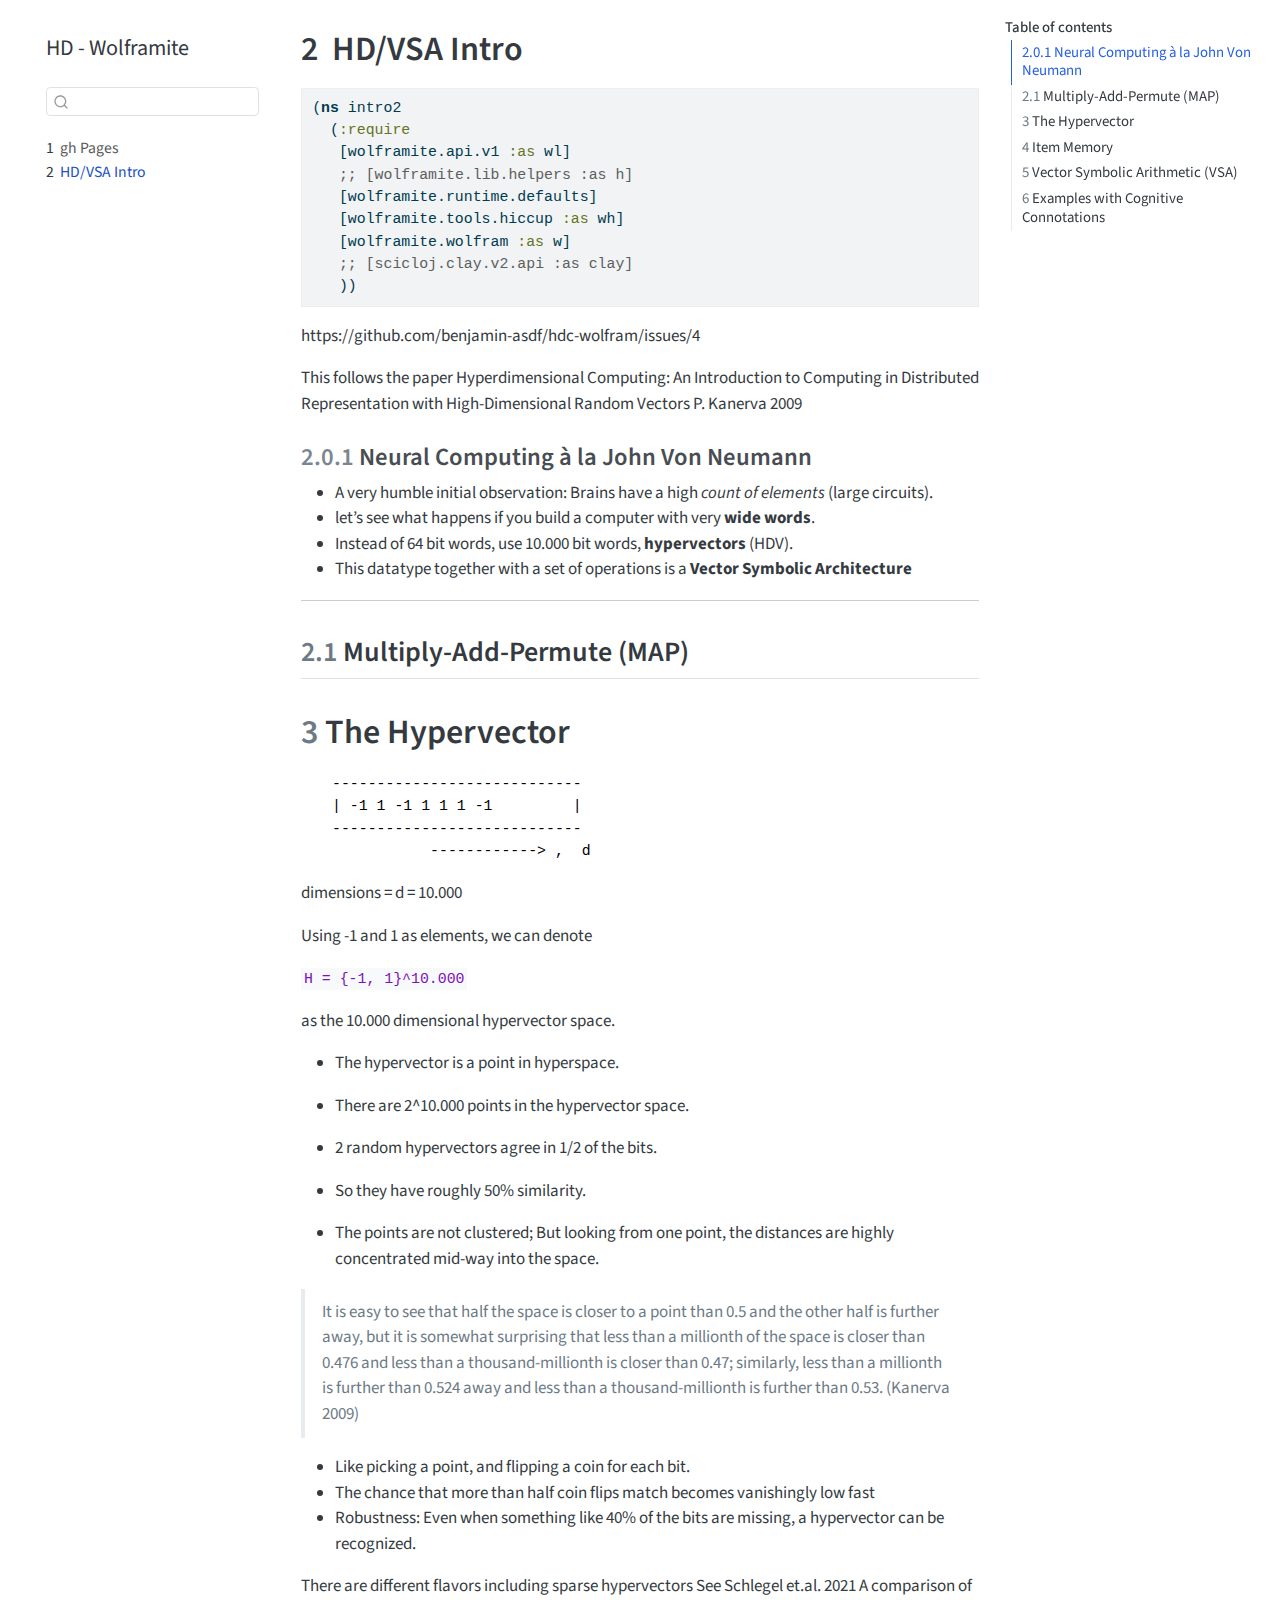
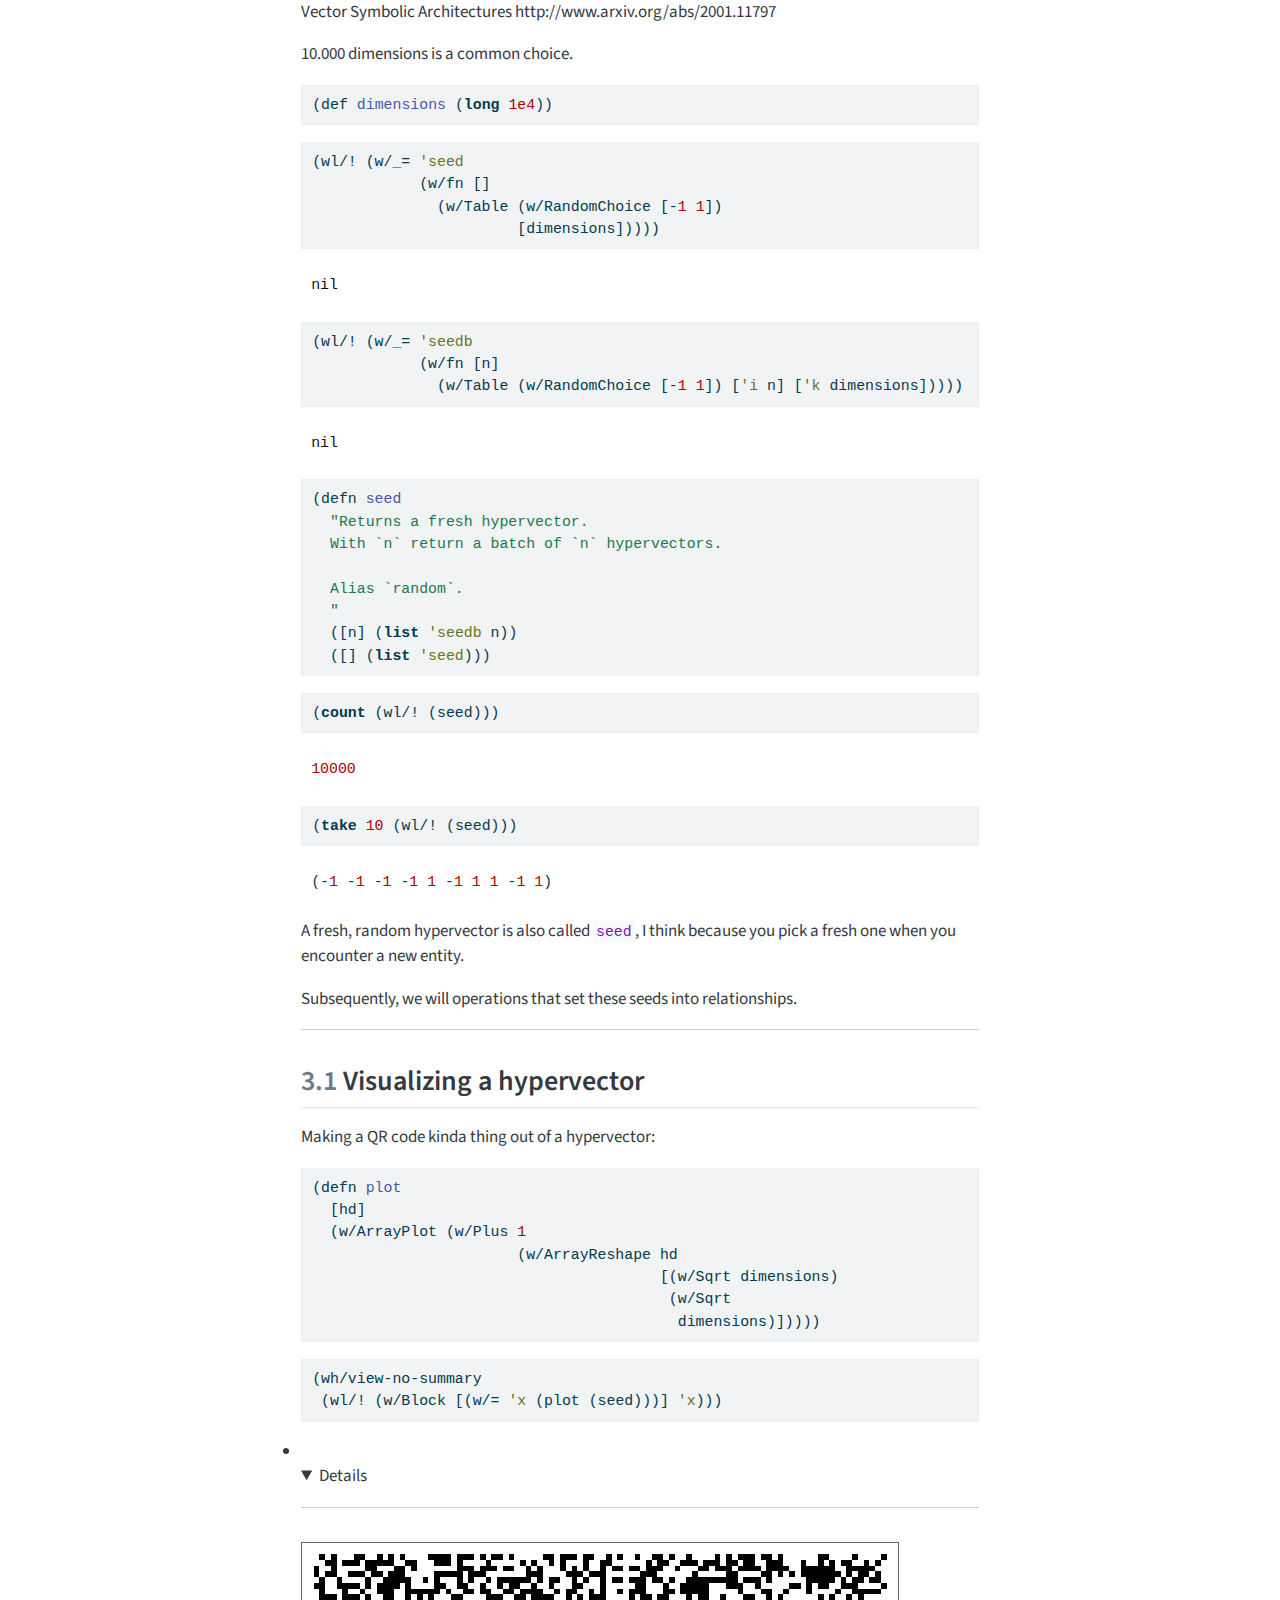
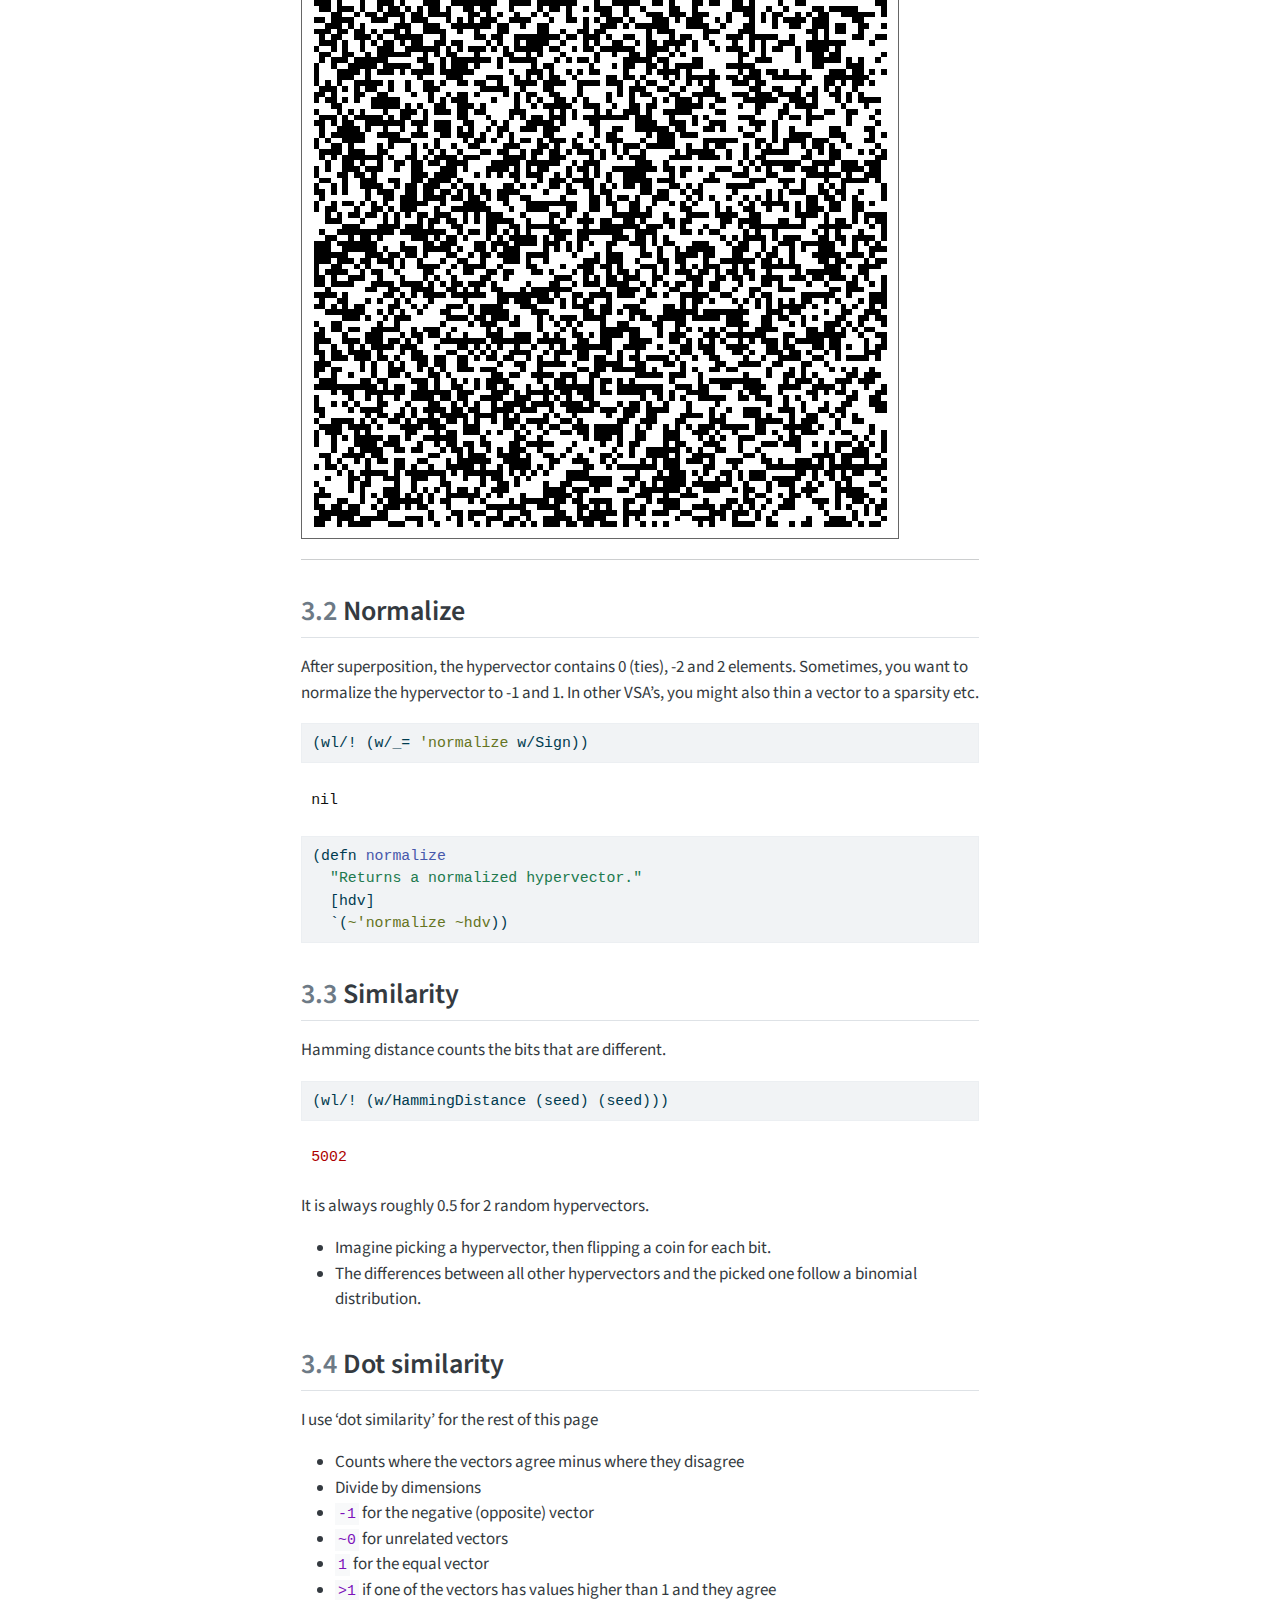
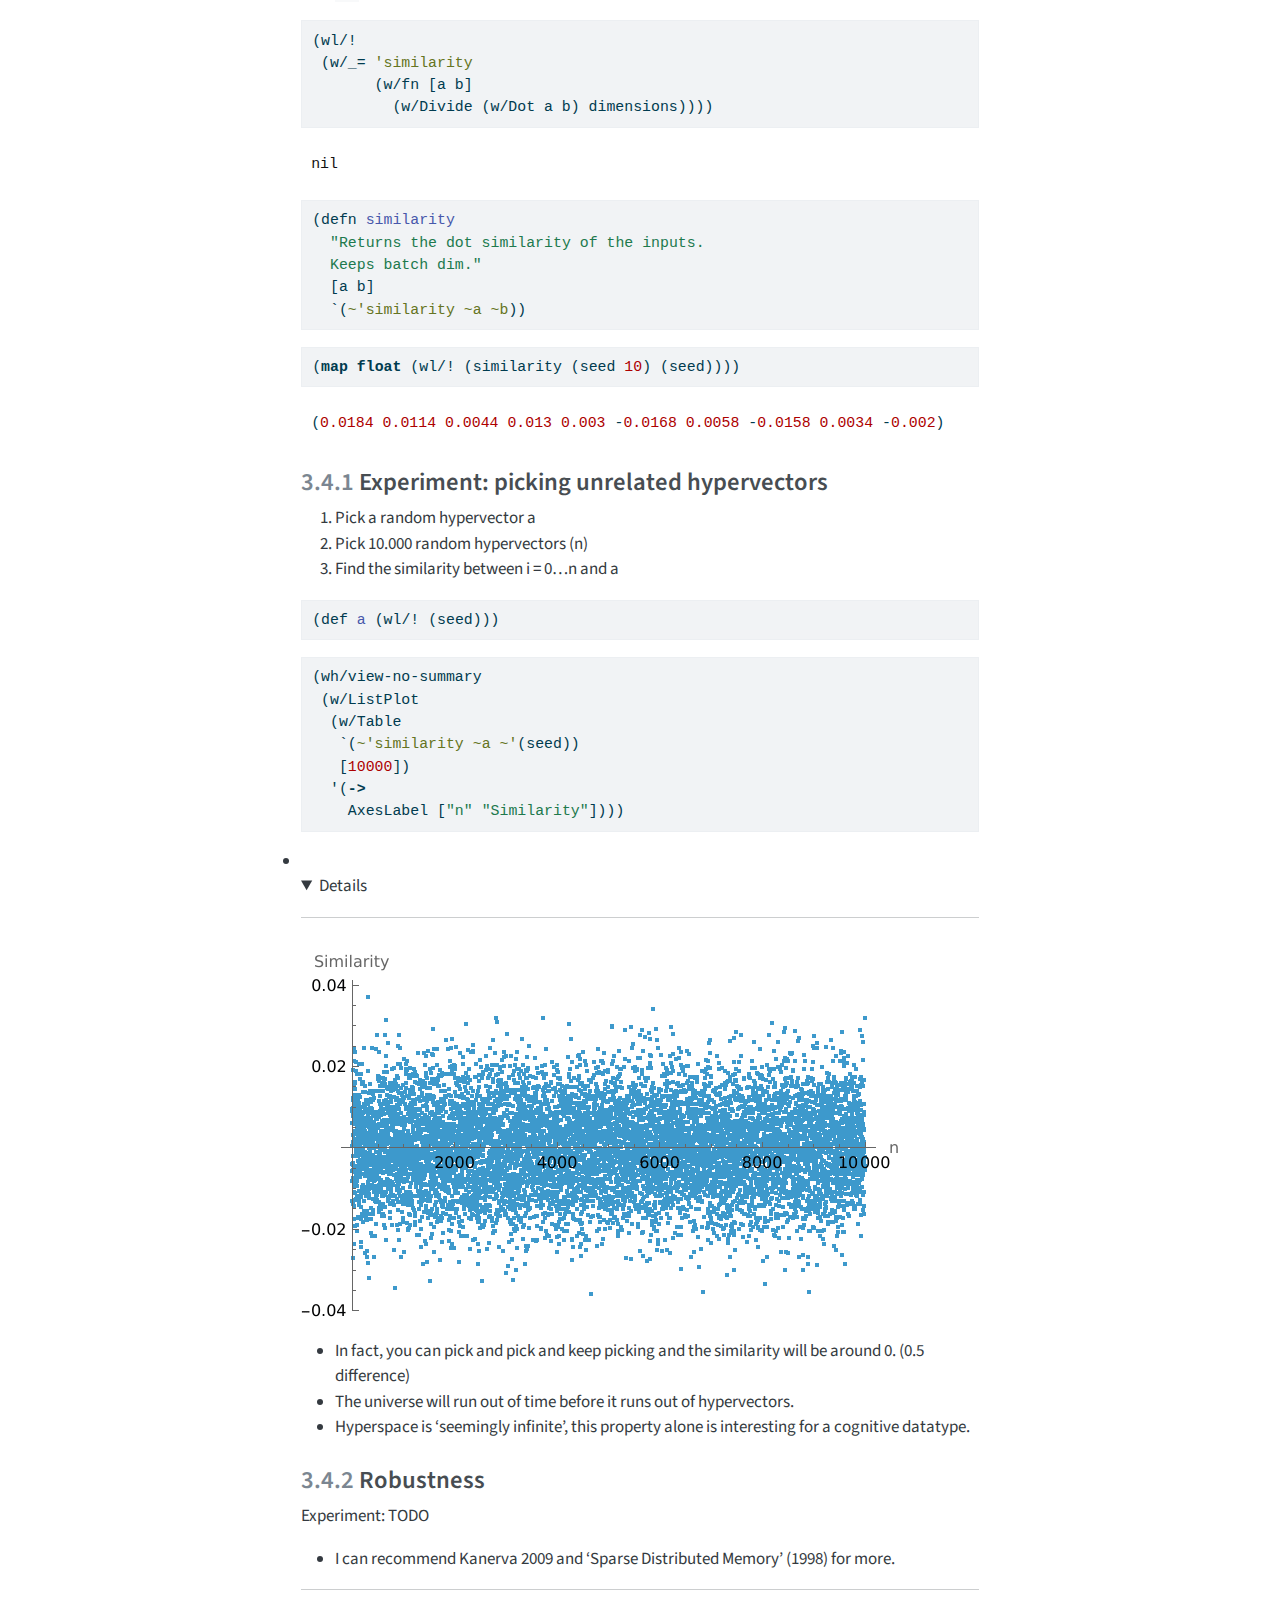
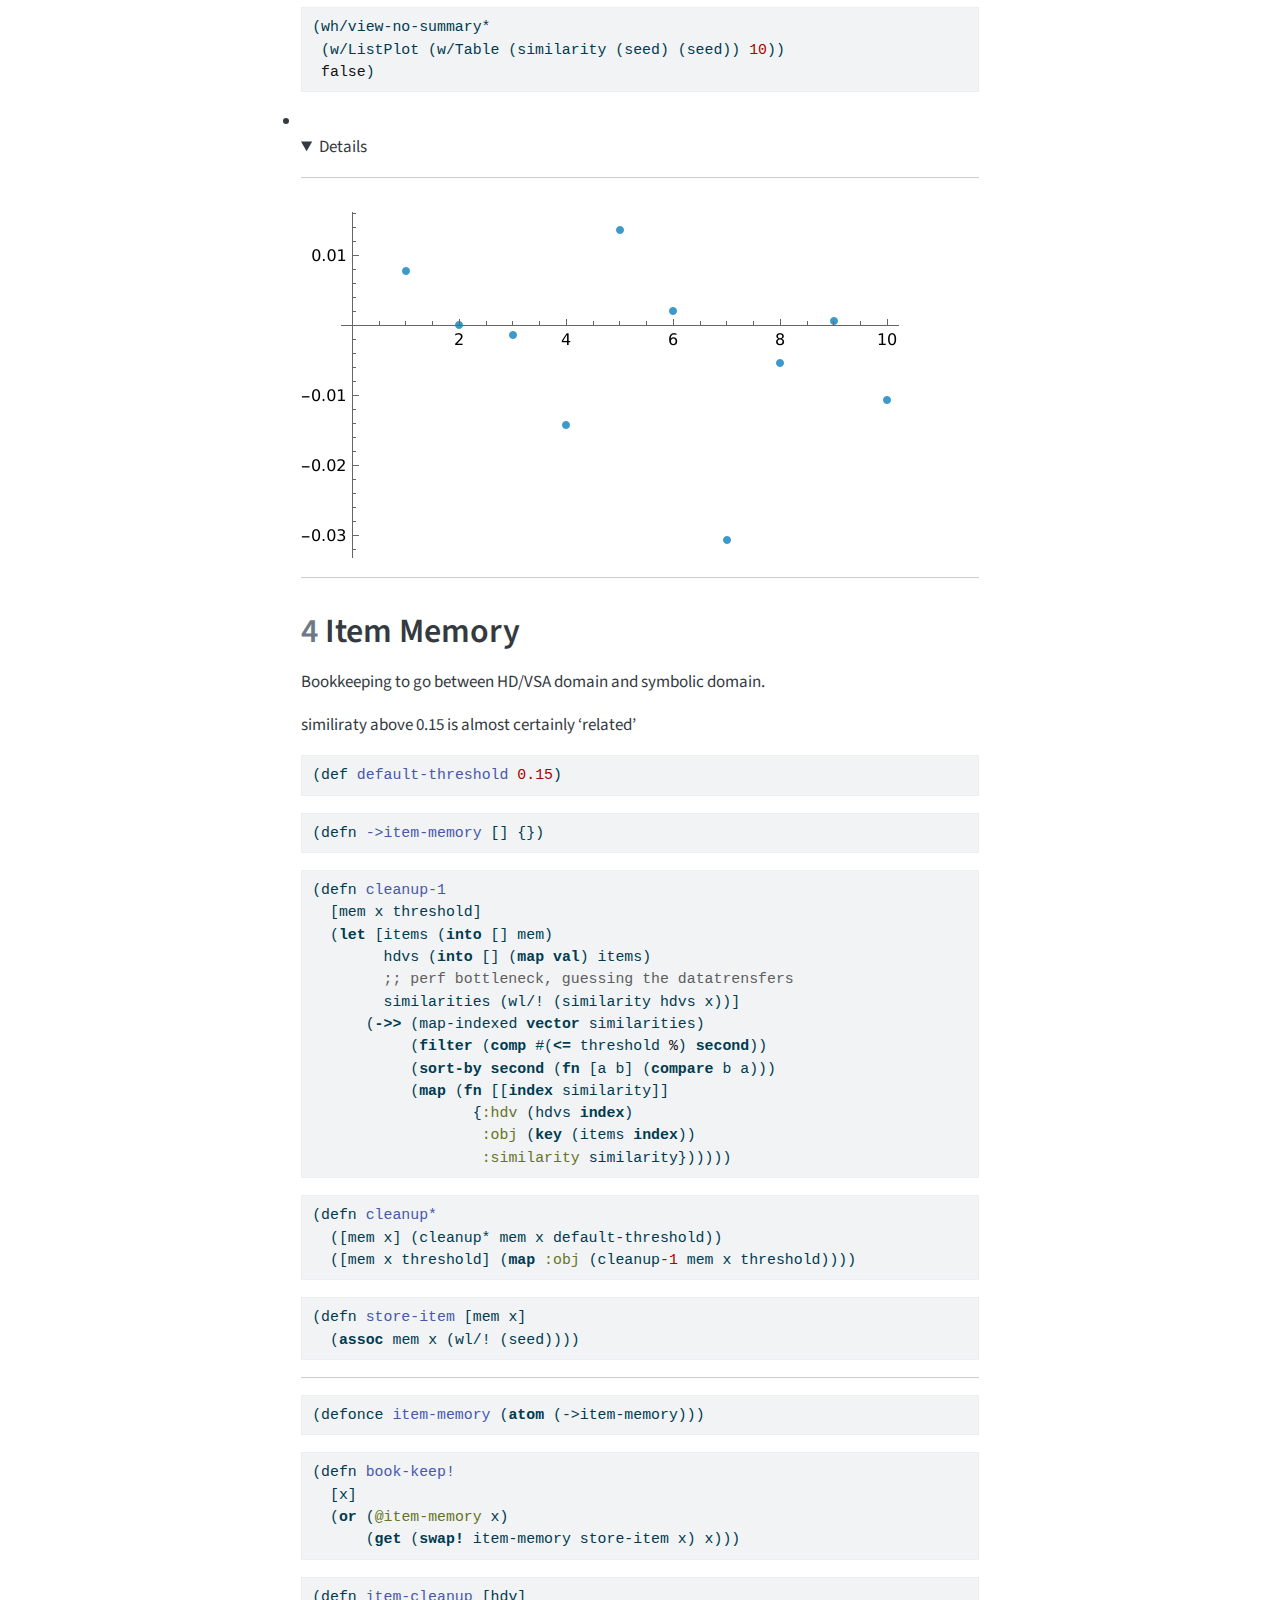
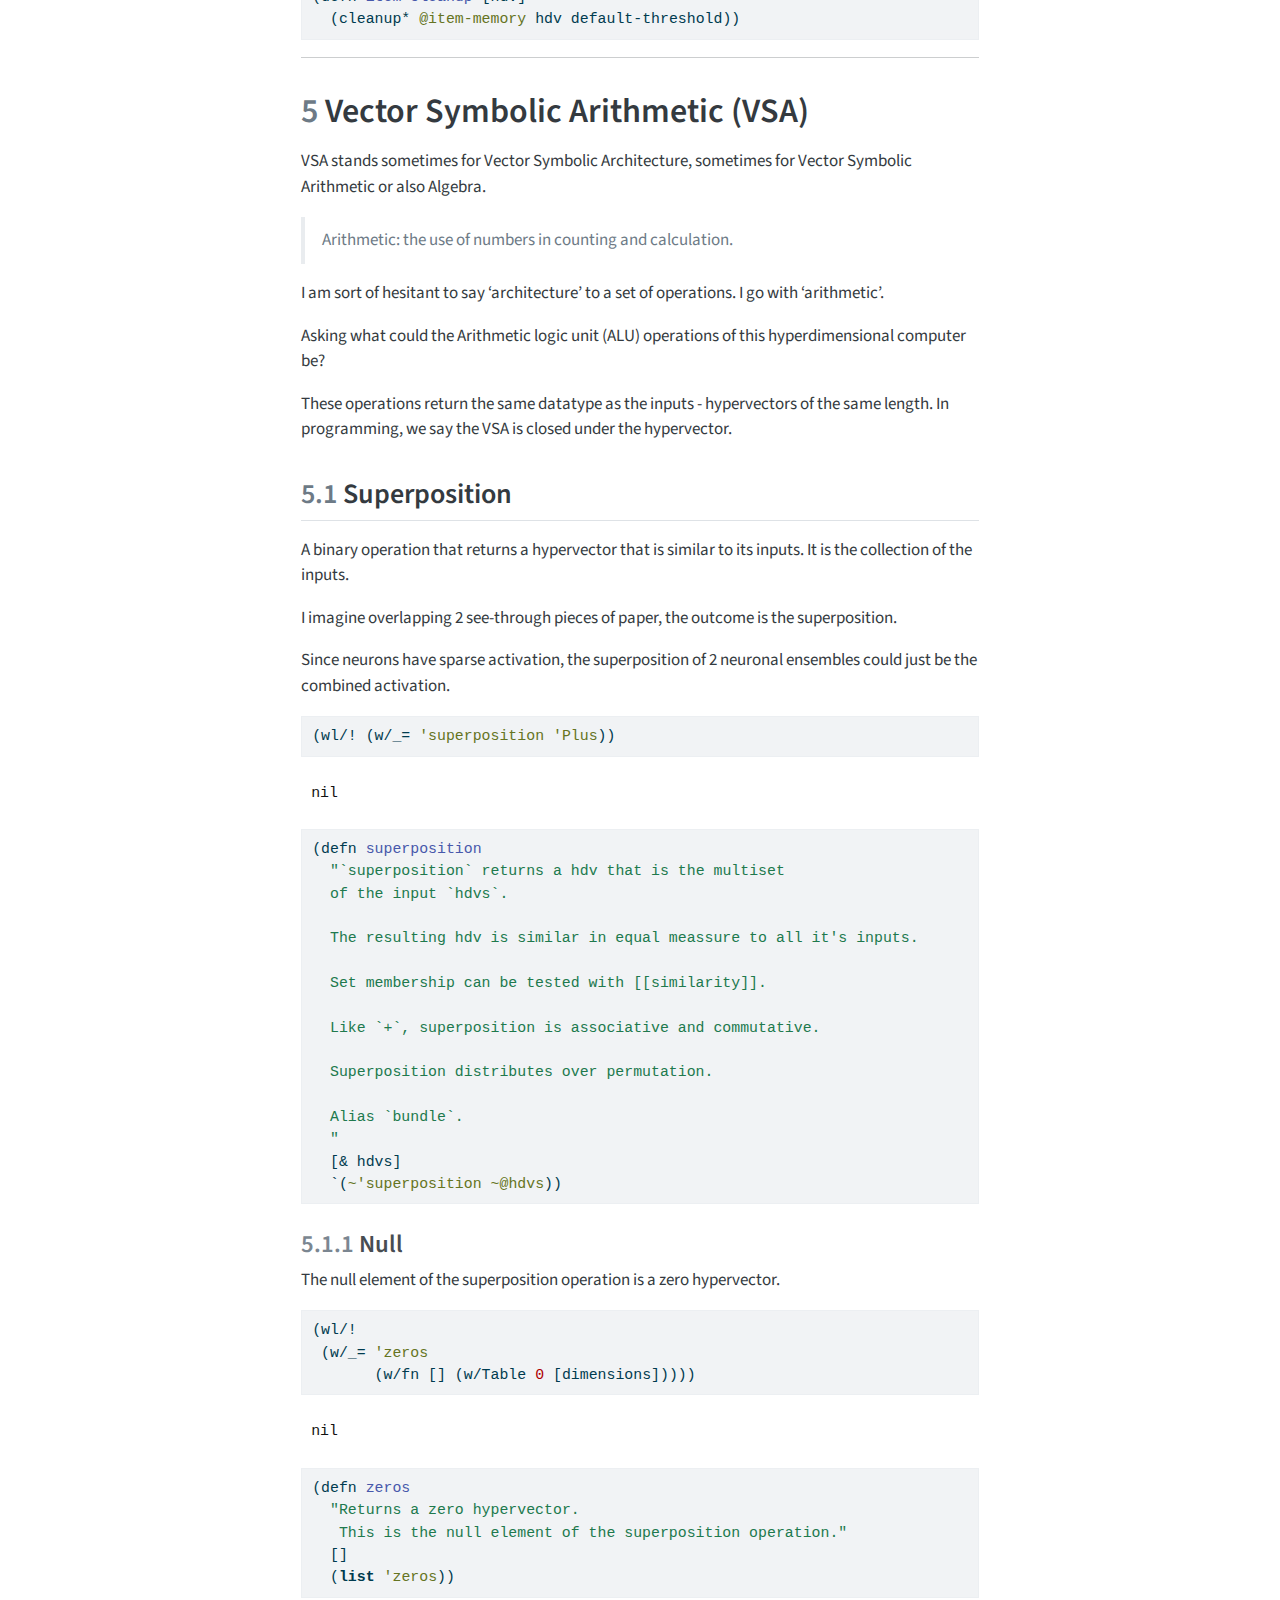
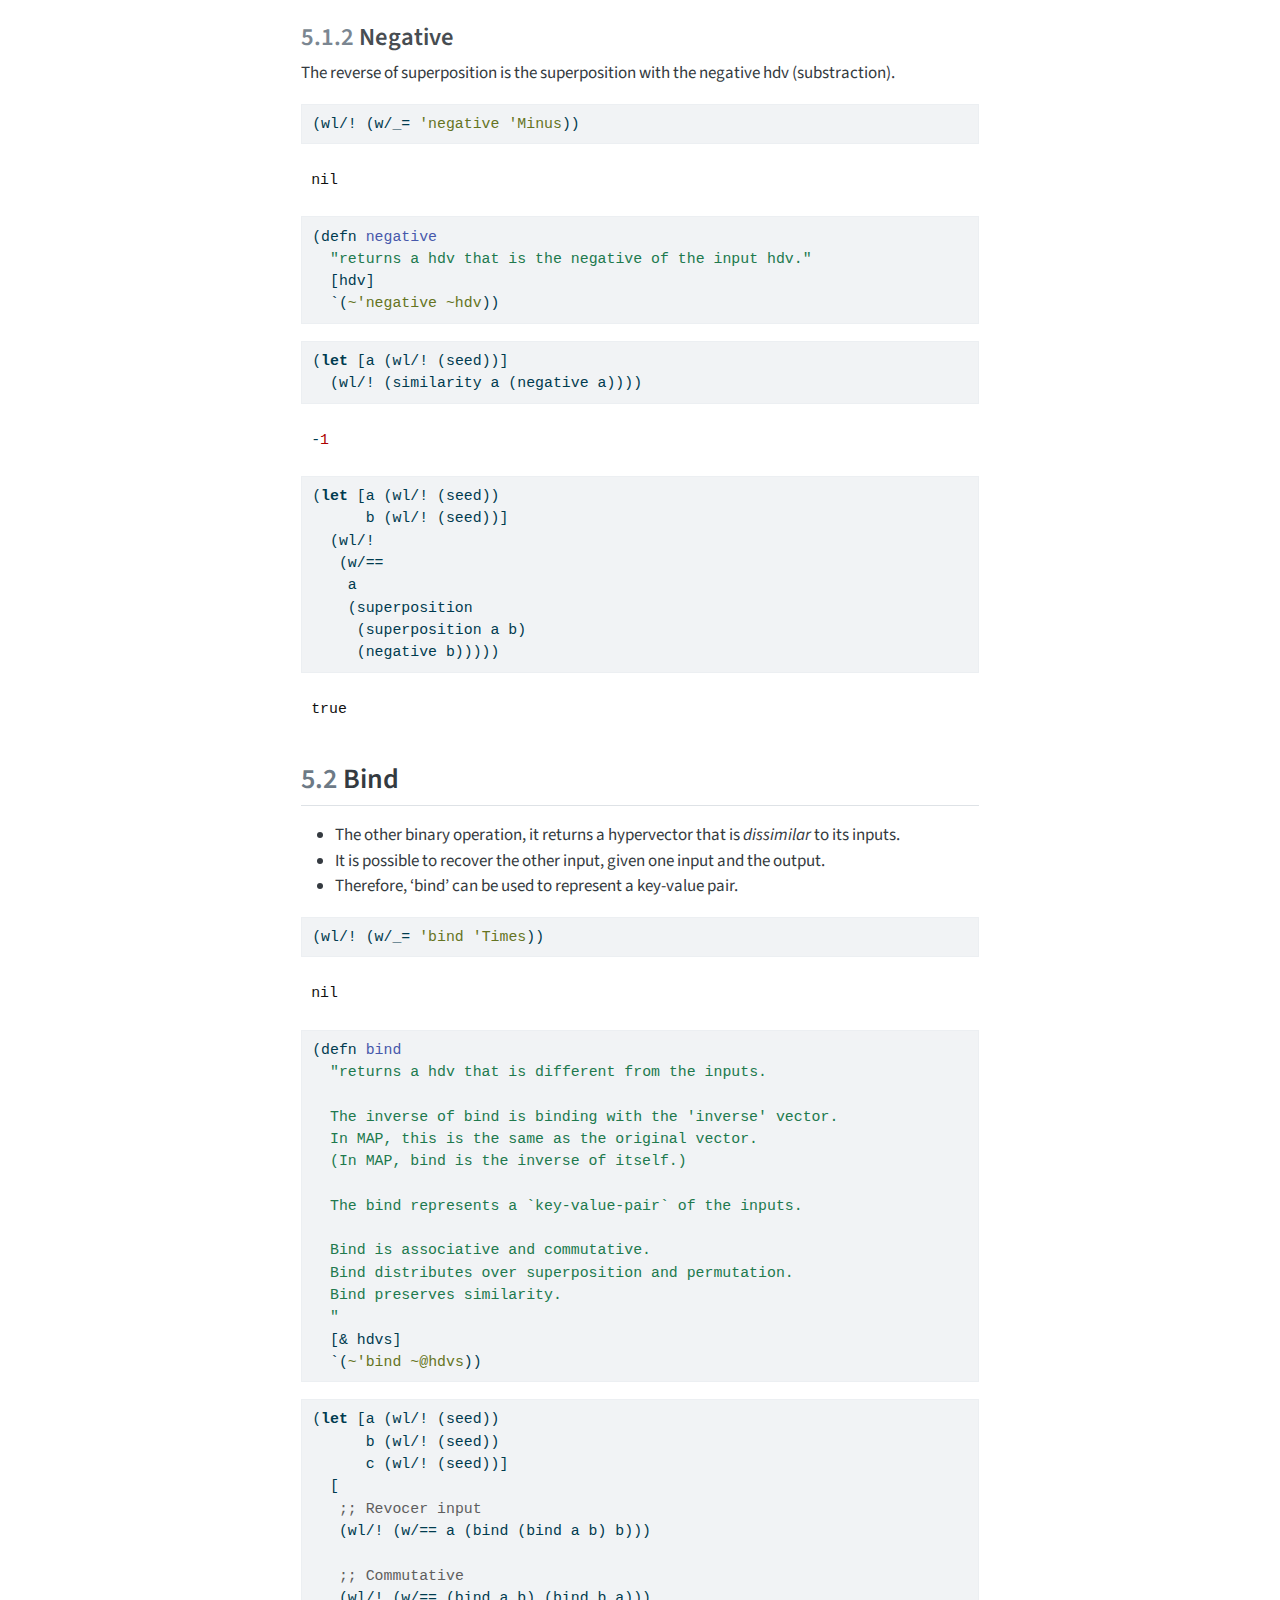
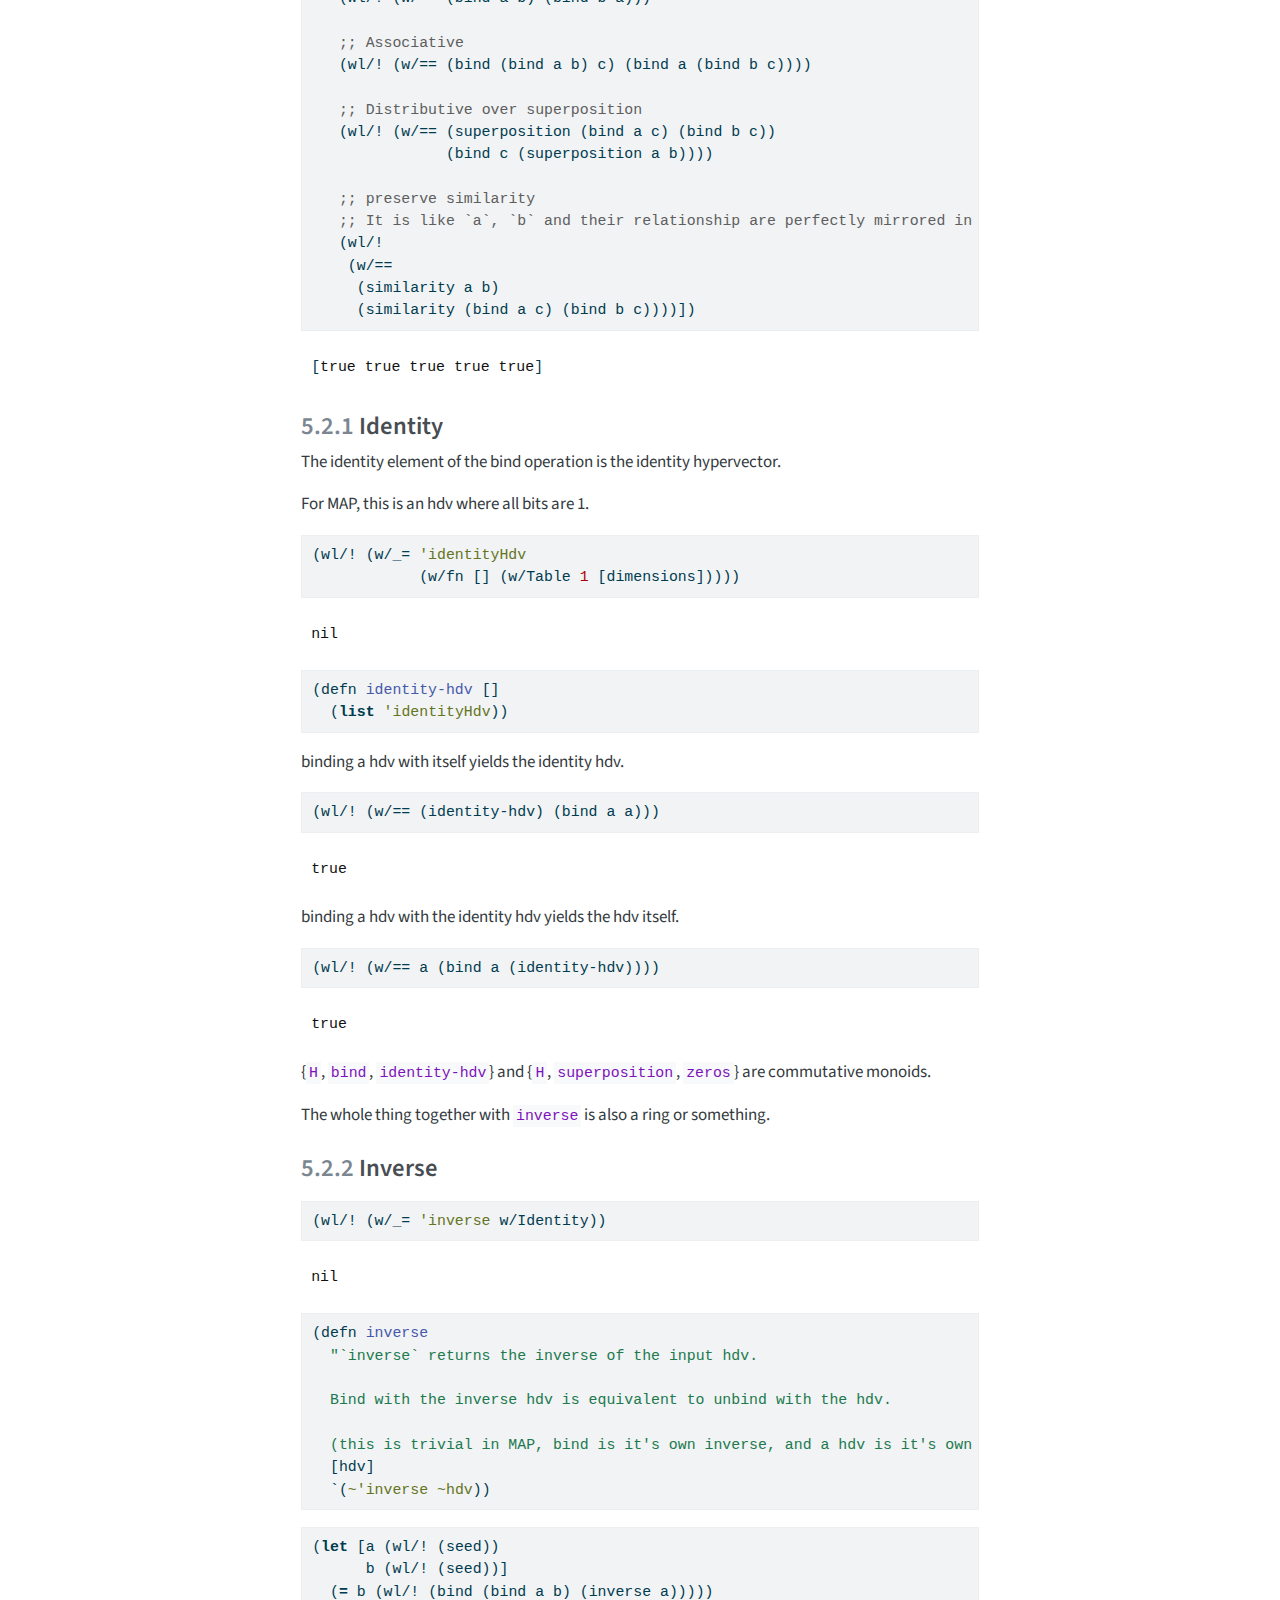
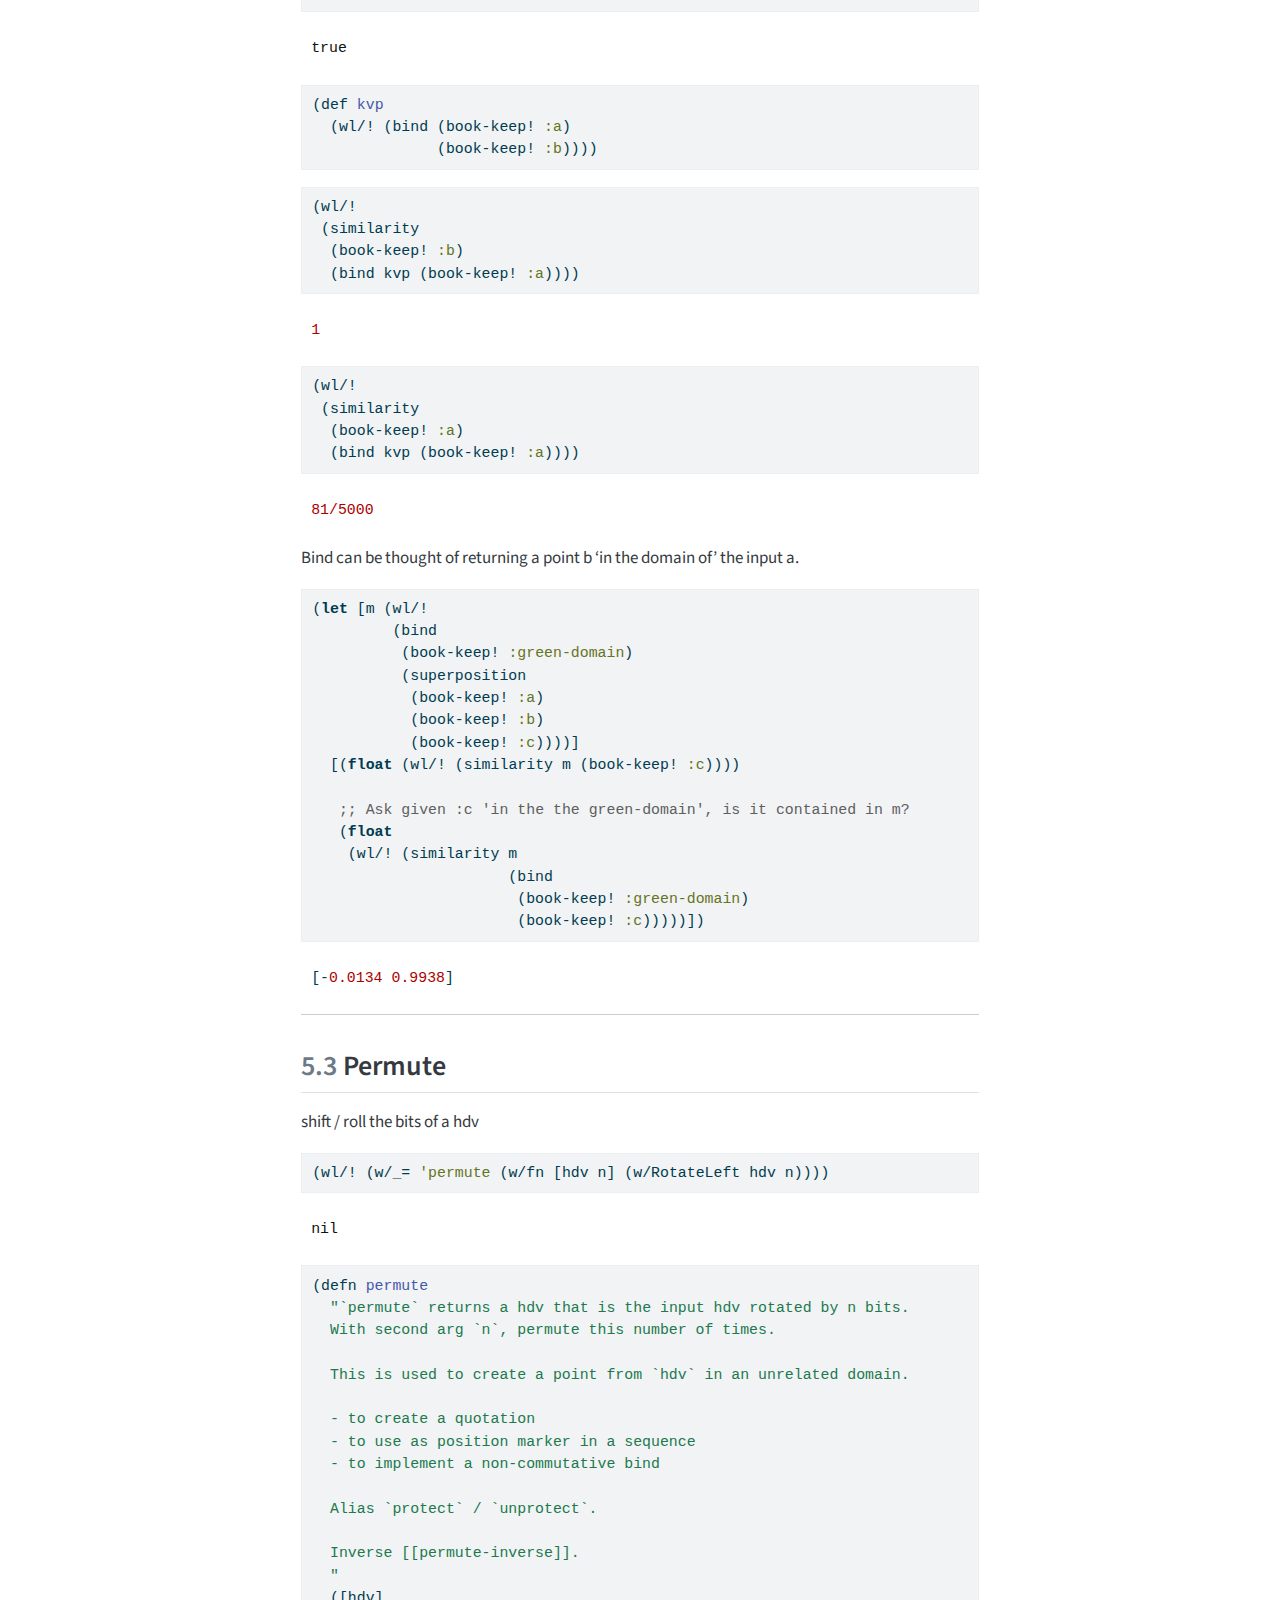
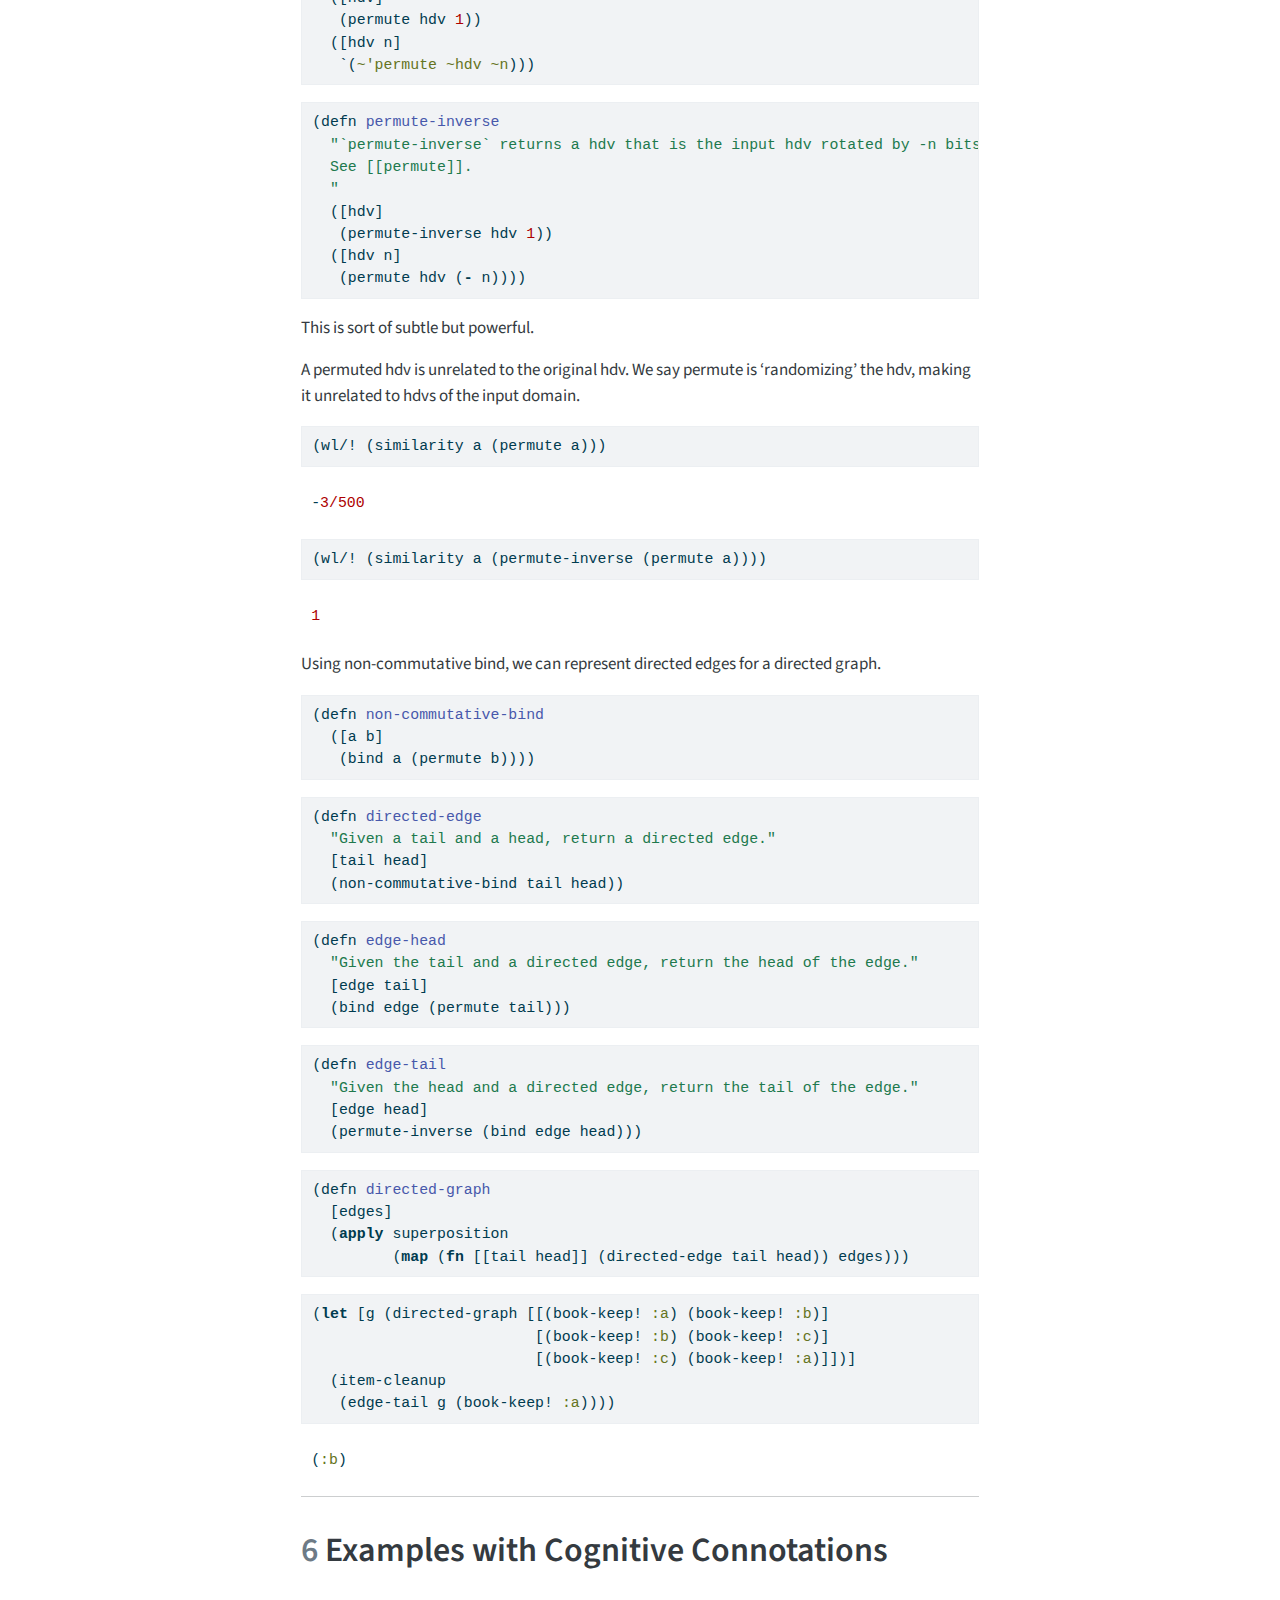
<file: docs/intro2.html>
<!DOCTYPE html>
<html xmlns="http://www.w3.org/1999/xhtml" lang="en" xml:lang="en"><head>

<meta charset="utf-8">
<meta name="generator" content="quarto-1.7.32">

<meta name="viewport" content="width=device-width, initial-scale=1.0, user-scalable=yes">


<title>2&nbsp; HD/VSA Intro – HD - Wolframite</title>
<style>
code{white-space: pre-wrap;}
span.smallcaps{font-variant: small-caps;}
div.columns{display: flex; gap: min(4vw, 1.5em);}
div.column{flex: auto; overflow-x: auto;}
div.hanging-indent{margin-left: 1.5em; text-indent: -1.5em;}
ul.task-list{list-style: none;}
ul.task-list li input[type="checkbox"] {
  width: 0.8em;
  margin: 0 0.8em 0.2em -1em; /* quarto-specific, see https://github.com/quarto-dev/quarto-cli/issues/4556 */ 
  vertical-align: middle;
}
/* CSS for syntax highlighting */
html { -webkit-text-size-adjust: 100%; }
pre > code.sourceCode { white-space: pre; position: relative; }
pre > code.sourceCode > span { display: inline-block; line-height: 1.25; }
pre > code.sourceCode > span:empty { height: 1.2em; }
.sourceCode { overflow: visible; }
code.sourceCode > span { color: inherit; text-decoration: inherit; }
div.sourceCode { margin: 1em 0; }
pre.sourceCode { margin: 0; }
@media screen {
div.sourceCode { overflow: auto; }
}
@media print {
pre > code.sourceCode { white-space: pre-wrap; }
pre > code.sourceCode > span { text-indent: -5em; padding-left: 5em; }
}
pre.numberSource code
  { counter-reset: source-line 0; }
pre.numberSource code > span
  { position: relative; left: -4em; counter-increment: source-line; }
pre.numberSource code > span > a:first-child::before
  { content: counter(source-line);
    position: relative; left: -1em; text-align: right; vertical-align: baseline;
    border: none; display: inline-block;
    -webkit-touch-callout: none; -webkit-user-select: none;
    -khtml-user-select: none; -moz-user-select: none;
    -ms-user-select: none; user-select: none;
    padding: 0 4px; width: 4em;
  }
pre.numberSource { margin-left: 3em;  padding-left: 4px; }
div.sourceCode
  {   }
@media screen {
pre > code.sourceCode > span > a:first-child::before { text-decoration: underline; }
}
</style>


<script src="site_libs/quarto-nav/quarto-nav.js"></script>
<script src="site_libs/quarto-nav/headroom.min.js"></script>
<script src="site_libs/clipboard/clipboard.min.js"></script>
<script src="site_libs/quarto-search/autocomplete.umd.js"></script>
<script src="site_libs/quarto-search/fuse.min.js"></script>
<script src="site_libs/quarto-search/quarto-search.js"></script>
<meta name="quarto:offset" content="./">
<link href="./index.html" rel="prev">
<script src="site_libs/quarto-html/quarto.js" type="module"></script>
<script src="site_libs/quarto-html/tabsets/tabsets.js" type="module"></script>
<script src="site_libs/quarto-html/popper.min.js"></script>
<script src="site_libs/quarto-html/tippy.umd.min.js"></script>
<script src="site_libs/quarto-html/anchor.min.js"></script>
<link href="site_libs/quarto-html/tippy.css" rel="stylesheet">
<link href="site_libs/quarto-html/quarto-syntax-highlighting-37eea08aefeeee20ff55810ff984fec1.css" rel="stylesheet" id="quarto-text-highlighting-styles">
<script src="site_libs/bootstrap/bootstrap.min.js"></script>
<link href="site_libs/bootstrap/bootstrap-icons.css" rel="stylesheet">
<link href="site_libs/bootstrap/bootstrap-7980d3cbd9f4ab3ac269a2cb8abf1846.min.css" rel="stylesheet" append-hash="true" id="quarto-bootstrap" data-mode="light">
<script id="quarto-search-options" type="application/json">{
  "location": "sidebar",
  "copy-button": false,
  "collapse-after": 3,
  "panel-placement": "start",
  "type": "textbox",
  "limit": 50,
  "keyboard-shortcut": [
    "f",
    "/",
    "s"
  ],
  "show-item-context": false,
  "language": {
    "search-no-results-text": "No results",
    "search-matching-documents-text": "matching documents",
    "search-copy-link-title": "Copy link to search",
    "search-hide-matches-text": "Hide additional matches",
    "search-more-match-text": "more match in this document",
    "search-more-matches-text": "more matches in this document",
    "search-clear-button-title": "Clear",
    "search-text-placeholder": "",
    "search-detached-cancel-button-title": "Cancel",
    "search-submit-button-title": "Submit",
    "search-label": "Search"
  }
}</script>


</head>

<body class="nav-sidebar floating quarto-light">

<div id="quarto-search-results"></div>
  <header id="quarto-header" class="headroom fixed-top">
  <nav class="quarto-secondary-nav">
    <div class="container-fluid d-flex">
      <button type="button" class="quarto-btn-toggle btn" data-bs-toggle="collapse" role="button" data-bs-target=".quarto-sidebar-collapse-item" aria-controls="quarto-sidebar" aria-expanded="false" aria-label="Toggle sidebar navigation" onclick="if (window.quartoToggleHeadroom) { window.quartoToggleHeadroom(); }">
        <i class="bi bi-layout-text-sidebar-reverse"></i>
      </button>
        <nav class="quarto-page-breadcrumbs" aria-label="breadcrumb"><ol class="breadcrumb"><li class="breadcrumb-item"><a href="./intro2.html"><span class="chapter-number">2</span>&nbsp; <span class="chapter-title">HD/VSA Intro</span></a></li></ol></nav>
        <a class="flex-grow-1" role="navigation" data-bs-toggle="collapse" data-bs-target=".quarto-sidebar-collapse-item" aria-controls="quarto-sidebar" aria-expanded="false" aria-label="Toggle sidebar navigation" onclick="if (window.quartoToggleHeadroom) { window.quartoToggleHeadroom(); }">      
        </a>
      <button type="button" class="btn quarto-search-button" aria-label="Search" onclick="window.quartoOpenSearch();">
        <i class="bi bi-search"></i>
      </button>
    </div>
  </nav>
</header>
<!-- content -->
<div id="quarto-content" class="quarto-container page-columns page-rows-contents page-layout-article">
<!-- sidebar -->
  <nav id="quarto-sidebar" class="sidebar collapse collapse-horizontal quarto-sidebar-collapse-item sidebar-navigation floating overflow-auto">
    <div class="pt-lg-2 mt-2 text-left sidebar-header">
    <div class="sidebar-title mb-0 py-0">
      <a href="./">HD - Wolframite</a> 
    </div>
      </div>
        <div class="mt-2 flex-shrink-0 align-items-center">
        <div class="sidebar-search">
        <div id="quarto-search" class="" title="Search"></div>
        </div>
        </div>
    <div class="sidebar-menu-container"> 
    <ul class="list-unstyled mt-1">
        <li class="sidebar-item">
  <div class="sidebar-item-container"> 
  <a href="./index.html" class="sidebar-item-text sidebar-link">
 <span class="menu-text"><span class="chapter-number">1</span>&nbsp; <span class="chapter-title">gh Pages</span></span></a>
  </div>
</li>
        <li class="sidebar-item">
  <div class="sidebar-item-container"> 
  <a href="./intro2.html" class="sidebar-item-text sidebar-link active">
 <span class="menu-text"><span class="chapter-number">2</span>&nbsp; <span class="chapter-title">HD/VSA Intro</span></span></a>
  </div>
</li>
    </ul>
    </div>
</nav>
<div id="quarto-sidebar-glass" class="quarto-sidebar-collapse-item" data-bs-toggle="collapse" data-bs-target=".quarto-sidebar-collapse-item"></div>
<!-- margin-sidebar -->
    <div id="quarto-margin-sidebar" class="sidebar margin-sidebar">
        <nav id="TOC" role="doc-toc" class="toc-active">
    <h2 id="toc-title">Table of contents</h2>
   
  <ul>
  <li><a href="#neural-computing-à-la-john-von-neumann" id="toc-neural-computing-à-la-john-von-neumann" class="nav-link active" data-scroll-target="#neural-computing-à-la-john-von-neumann"><span class="header-section-number">2.0.1</span> Neural Computing à la John Von Neumann</a></li>
  <li><a href="#multiply-add-permute-map" id="toc-multiply-add-permute-map" class="nav-link" data-scroll-target="#multiply-add-permute-map"><span class="header-section-number">2.1</span> Multiply-Add-Permute (MAP)</a></li>
  <li><a href="#the-hypervector" id="toc-the-hypervector" class="nav-link" data-scroll-target="#the-hypervector"><span class="header-section-number">3</span> The Hypervector</a>
  <ul>
  <li><a href="#visualizing-a-hypervector" id="toc-visualizing-a-hypervector" class="nav-link" data-scroll-target="#visualizing-a-hypervector"><span class="header-section-number">3.1</span> Visualizing a hypervector</a></li>
  <li><a href="#normalize" id="toc-normalize" class="nav-link" data-scroll-target="#normalize"><span class="header-section-number">3.2</span> Normalize</a></li>
  <li><a href="#similarity" id="toc-similarity" class="nav-link" data-scroll-target="#similarity"><span class="header-section-number">3.3</span> Similarity</a></li>
  <li><a href="#dot-similarity" id="toc-dot-similarity" class="nav-link" data-scroll-target="#dot-similarity"><span class="header-section-number">3.4</span> Dot similarity</a>
  <ul class="collapse">
  <li><a href="#experiment-picking-unrelated-hypervectors" id="toc-experiment-picking-unrelated-hypervectors" class="nav-link" data-scroll-target="#experiment-picking-unrelated-hypervectors"><span class="header-section-number">3.4.1</span> Experiment: picking unrelated hypervectors</a></li>
  <li><a href="#robustness" id="toc-robustness" class="nav-link" data-scroll-target="#robustness"><span class="header-section-number">3.4.2</span> Robustness</a></li>
  </ul></li>
  </ul></li>
  <li><a href="#item-memory" id="toc-item-memory" class="nav-link" data-scroll-target="#item-memory"><span class="header-section-number">4</span> Item Memory</a></li>
  <li><a href="#vector-symbolic-arithmetic-vsa" id="toc-vector-symbolic-arithmetic-vsa" class="nav-link" data-scroll-target="#vector-symbolic-arithmetic-vsa"><span class="header-section-number">5</span> Vector Symbolic Arithmetic (VSA)</a>
  <ul>
  <li><a href="#superposition" id="toc-superposition" class="nav-link" data-scroll-target="#superposition"><span class="header-section-number">5.1</span> Superposition</a>
  <ul class="collapse">
  <li><a href="#null" id="toc-null" class="nav-link" data-scroll-target="#null"><span class="header-section-number">5.1.1</span> Null</a></li>
  <li><a href="#negative" id="toc-negative" class="nav-link" data-scroll-target="#negative"><span class="header-section-number">5.1.2</span> Negative</a></li>
  </ul></li>
  <li><a href="#bind" id="toc-bind" class="nav-link" data-scroll-target="#bind"><span class="header-section-number">5.2</span> Bind</a>
  <ul class="collapse">
  <li><a href="#identity" id="toc-identity" class="nav-link" data-scroll-target="#identity"><span class="header-section-number">5.2.1</span> Identity</a></li>
  <li><a href="#inverse" id="toc-inverse" class="nav-link" data-scroll-target="#inverse"><span class="header-section-number">5.2.2</span> Inverse</a></li>
  </ul></li>
  <li><a href="#permute" id="toc-permute" class="nav-link" data-scroll-target="#permute"><span class="header-section-number">5.3</span> Permute</a></li>
  </ul></li>
  <li><a href="#examples-with-cognitive-connotations" id="toc-examples-with-cognitive-connotations" class="nav-link" data-scroll-target="#examples-with-cognitive-connotations"><span class="header-section-number">6</span> Examples with Cognitive Connotations</a>
  <ul>
  <li><a href="#what-is-the-dollar-in-mexico" id="toc-what-is-the-dollar-in-mexico" class="nav-link" data-scroll-target="#what-is-the-dollar-in-mexico"><span class="header-section-number">6.1</span> What is the Dollar in Mexico?</a></li>
  </ul></li>
  </ul>
</nav>
    </div>
<!-- main -->
<main class="content" id="quarto-document-content">

<header id="title-block-header" class="quarto-title-block default">
<div class="quarto-title">
<h1 class="title"><span class="chapter-number">2</span>&nbsp; <span class="chapter-title">HD/VSA Intro</span></h1>
</div>



<div class="quarto-title-meta">

    
  
    
  </div>
  


</header>


<style></style>
<style>.printedClojure .sourceCode {
  background-color: transparent;
  border-style: none;
}
</style>
<style>.clay-limit-image-width .clay-image {max-width: 100%}
.clay-side-by-side .sourceCode {margin: 0}
.clay-side-by-side {margin: 1em 0}
</style>
<script src="intro2_files/md-default0.js" type="text/javascript"></script>
<script src="intro2_files/md-default1.js" type="text/javascript"></script>
<div class="sourceClojure">
<div class="sourceCode" id="cb1"><pre class="sourceCode clojure code-with-copy"><code class="sourceCode clojure"><span id="cb1-1"><a href="#cb1-1" aria-hidden="true" tabindex="-1"></a>(<span class="kw">ns</span> intro2</span>
<span id="cb1-2"><a href="#cb1-2" aria-hidden="true" tabindex="-1"></a>  (<span class="at">:require</span></span>
<span id="cb1-3"><a href="#cb1-3" aria-hidden="true" tabindex="-1"></a>   [wolframite.api.v1 <span class="at">:as</span> wl]</span>
<span id="cb1-4"><a href="#cb1-4" aria-hidden="true" tabindex="-1"></a>   <span class="co">;; [wolframite.lib.helpers :as h]</span></span>
<span id="cb1-5"><a href="#cb1-5" aria-hidden="true" tabindex="-1"></a>   [wolframite.runtime.defaults]</span>
<span id="cb1-6"><a href="#cb1-6" aria-hidden="true" tabindex="-1"></a>   [wolframite.tools.hiccup <span class="at">:as</span> wh]</span>
<span id="cb1-7"><a href="#cb1-7" aria-hidden="true" tabindex="-1"></a>   [wolframite.wolfram <span class="at">:as</span> w]</span>
<span id="cb1-8"><a href="#cb1-8" aria-hidden="true" tabindex="-1"></a>   <span class="co">;; [scicloj.clay.v2.api :as clay]</span></span>
<span id="cb1-9"><a href="#cb1-9" aria-hidden="true" tabindex="-1"></a>   ))</span></code><button title="Copy to Clipboard" class="code-copy-button"><i class="bi"></i></button></pre></div>
</div>
<p>https://github.com/benjamin-asdf/hdc-wolfram/issues/4</p>
<p>This follows the paper Hyperdimensional Computing: An Introduction to Computing in Distributed Representation with High-Dimensional Random Vectors P. Kanerva 2009</p>
<section id="neural-computing-à-la-john-von-neumann" class="level3" data-number="2.0.1">
<h3 data-number="2.0.1" class="anchored" data-anchor-id="neural-computing-à-la-john-von-neumann"><span class="header-section-number">2.0.1</span> Neural Computing à la John Von Neumann</h3>
<ul>
<li>A very humble initial observation: Brains have a high <em>count of elements</em> (large circuits).</li>
<li>let’s see what happens if you build a computer with very <strong>wide words</strong>.</li>
<li>Instead of 64 bit words, use 10.000 bit words, <strong>hypervectors</strong> (HDV).</li>
<li>This datatype together with a set of operations is a <strong>Vector Symbolic Architecture</strong></li>
</ul>
<hr>
</section>
<section id="multiply-add-permute-map" class="level2" data-number="2.1">
<h2 data-number="2.1" class="anchored" data-anchor-id="multiply-add-permute-map"><span class="header-section-number">2.1</span> Multiply-Add-Permute (MAP)</h2>
</section>
<section id="the-hypervector" class="level1" data-number="3">
<h1 data-number="3"><span class="header-section-number">3</span> The Hypervector</h1>
<pre><code>   ----------------------------
   | -1 1 -1 1 1 1 -1         |
   ----------------------------
              ------------&gt; ,  d</code></pre>
<p>dimensions = d = 10.000</p>
<p>Using -1 and 1 as elements, we can denote</p>
<p><code>H = {-1, 1}^10.000</code></p>
<p>as the 10.000 dimensional hypervector space.</p>
<ul>
<li><p>The hypervector is a point in hyperspace.</p></li>
<li><p>There are 2^10.000 points in the hypervector space.</p></li>
<li><p>2 random hypervectors agree in 1/2 of the bits.</p></li>
<li><p>So they have roughly 50% similarity.</p></li>
<li><p>The points are not clustered; But looking from one point, the distances are highly concentrated mid-way into the space.</p></li>
</ul>
<blockquote class="blockquote">
<p>It is easy to see that half the space is closer to a point than 0.5 and the other half is further away, but it is somewhat surprising that less than a millionth of the space is closer than 0.476 and less than a thousand-millionth is closer than 0.47; similarly, less than a millionth is further than 0.524 away and less than a thousand-millionth is further than 0.53. (Kanerva 2009)</p>
</blockquote>
<ul>
<li>Like picking a point, and flipping a coin for each bit.</li>
<li>The chance that more than half coin flips match becomes vanishingly low fast</li>
<li>Robustness: Even when something like 40% of the bits are missing, a hypervector can be recognized.</li>
</ul>
<p>There are different flavors including sparse hypervectors See Schlegel et.al. 2021 A comparison of Vector Symbolic Architectures http://www.arxiv.org/abs/2001.11797</p>
<p>10.000 dimensions is a common choice.</p>
<div class="sourceClojure">
<div class="sourceCode" id="cb3"><pre class="sourceCode clojure code-with-copy"><code class="sourceCode clojure"><span id="cb3-1"><a href="#cb3-1" aria-hidden="true" tabindex="-1"></a>(<span class="bu">def</span><span class="fu"> dimensions </span>(<span class="kw">long</span> <span class="fl">1e4</span>))</span></code><button title="Copy to Clipboard" class="code-copy-button"><i class="bi"></i></button></pre></div>
</div>
<div class="sourceClojure">
<div class="sourceCode" id="cb4"><pre class="sourceCode clojure code-with-copy"><code class="sourceCode clojure"><span id="cb4-1"><a href="#cb4-1" aria-hidden="true" tabindex="-1"></a>(wl/! (w/_= <span class="at">'seed</span></span>
<span id="cb4-2"><a href="#cb4-2" aria-hidden="true" tabindex="-1"></a>            (w/fn []</span>
<span id="cb4-3"><a href="#cb4-3" aria-hidden="true" tabindex="-1"></a>              (w/Table (w/RandomChoice [-<span class="dv">1</span> <span class="dv">1</span>])</span>
<span id="cb4-4"><a href="#cb4-4" aria-hidden="true" tabindex="-1"></a>                       [dimensions]))))</span></code><button title="Copy to Clipboard" class="code-copy-button"><i class="bi"></i></button></pre></div>
</div>
<div class="printedClojure">
<div class="sourceCode" id="cb5"><pre class="sourceCode clojure code-with-copy"><code class="sourceCode clojure"><span id="cb5-1"><a href="#cb5-1" aria-hidden="true" tabindex="-1"></a><span class="va">nil</span></span></code><button title="Copy to Clipboard" class="code-copy-button"><i class="bi"></i></button></pre></div>
</div>
<div class="sourceClojure">
<div class="sourceCode" id="cb6"><pre class="sourceCode clojure code-with-copy"><code class="sourceCode clojure"><span id="cb6-1"><a href="#cb6-1" aria-hidden="true" tabindex="-1"></a>(wl/! (w/_= <span class="at">'seedb</span></span>
<span id="cb6-2"><a href="#cb6-2" aria-hidden="true" tabindex="-1"></a>            (w/fn [n]</span>
<span id="cb6-3"><a href="#cb6-3" aria-hidden="true" tabindex="-1"></a>              (w/Table (w/RandomChoice [-<span class="dv">1</span> <span class="dv">1</span>]) [<span class="at">'i</span> n] [<span class="at">'k</span> dimensions]))))</span></code><button title="Copy to Clipboard" class="code-copy-button"><i class="bi"></i></button></pre></div>
</div>
<div class="printedClojure">
<div class="sourceCode" id="cb7"><pre class="sourceCode clojure code-with-copy"><code class="sourceCode clojure"><span id="cb7-1"><a href="#cb7-1" aria-hidden="true" tabindex="-1"></a><span class="va">nil</span></span></code><button title="Copy to Clipboard" class="code-copy-button"><i class="bi"></i></button></pre></div>
</div>
<div class="sourceClojure">
<div class="sourceCode" id="cb8"><pre class="sourceCode clojure code-with-copy"><code class="sourceCode clojure"><span id="cb8-1"><a href="#cb8-1" aria-hidden="true" tabindex="-1"></a>(<span class="bu">defn</span><span class="fu"> seed</span></span>
<span id="cb8-2"><a href="#cb8-2" aria-hidden="true" tabindex="-1"></a>  <span class="st">"Returns a fresh hypervector.</span></span>
<span id="cb8-3"><a href="#cb8-3" aria-hidden="true" tabindex="-1"></a><span class="st">  With `n` return a batch of `n` hypervectors.</span></span>
<span id="cb8-4"><a href="#cb8-4" aria-hidden="true" tabindex="-1"></a></span>
<span id="cb8-5"><a href="#cb8-5" aria-hidden="true" tabindex="-1"></a><span class="st">  Alias `random`.</span></span>
<span id="cb8-6"><a href="#cb8-6" aria-hidden="true" tabindex="-1"></a><span class="st">  "</span></span>
<span id="cb8-7"><a href="#cb8-7" aria-hidden="true" tabindex="-1"></a>  ([n] (<span class="kw">list</span> <span class="at">'seedb</span> n))</span>
<span id="cb8-8"><a href="#cb8-8" aria-hidden="true" tabindex="-1"></a>  ([] (<span class="kw">list</span> <span class="at">'seed</span>)))</span></code><button title="Copy to Clipboard" class="code-copy-button"><i class="bi"></i></button></pre></div>
</div>
<div class="sourceClojure">
<div class="sourceCode" id="cb9"><pre class="sourceCode clojure code-with-copy"><code class="sourceCode clojure"><span id="cb9-1"><a href="#cb9-1" aria-hidden="true" tabindex="-1"></a>(<span class="kw">count</span> (wl/! (seed)))</span></code><button title="Copy to Clipboard" class="code-copy-button"><i class="bi"></i></button></pre></div>
</div>
<div class="printedClojure">
<div class="sourceCode" id="cb10"><pre class="sourceCode clojure code-with-copy"><code class="sourceCode clojure"><span id="cb10-1"><a href="#cb10-1" aria-hidden="true" tabindex="-1"></a><span class="dv">10000</span></span></code><button title="Copy to Clipboard" class="code-copy-button"><i class="bi"></i></button></pre></div>
</div>
<div class="sourceClojure">
<div class="sourceCode" id="cb11"><pre class="sourceCode clojure code-with-copy"><code class="sourceCode clojure"><span id="cb11-1"><a href="#cb11-1" aria-hidden="true" tabindex="-1"></a>(<span class="kw">take</span> <span class="dv">10</span> (wl/! (seed)))</span></code><button title="Copy to Clipboard" class="code-copy-button"><i class="bi"></i></button></pre></div>
</div>
<div class="printedClojure">
<div class="sourceCode" id="cb12"><pre class="sourceCode clojure code-with-copy"><code class="sourceCode clojure"><span id="cb12-1"><a href="#cb12-1" aria-hidden="true" tabindex="-1"></a>(-<span class="dv">1</span> -<span class="dv">1</span> -<span class="dv">1</span> -<span class="dv">1</span> <span class="dv">1</span> -<span class="dv">1</span> <span class="dv">1</span> <span class="dv">1</span> -<span class="dv">1</span> <span class="dv">1</span>)</span></code><button title="Copy to Clipboard" class="code-copy-button"><i class="bi"></i></button></pre></div>
</div>
<p>A fresh, random hypervector is also called <code>seed</code>, I think because you pick a fresh one when you encounter a new entity.</p>
<p>Subsequently, we will operations that set these seeds into relationships.</p>
<hr>
<section id="visualizing-a-hypervector" class="level2" data-number="3.1">
<h2 data-number="3.1" class="anchored" data-anchor-id="visualizing-a-hypervector"><span class="header-section-number">3.1</span> Visualizing a hypervector</h2>
<p>Making a QR code kinda thing out of a hypervector:</p>
<div class="sourceClojure">
<div class="sourceCode" id="cb13"><pre class="sourceCode clojure code-with-copy"><code class="sourceCode clojure"><span id="cb13-1"><a href="#cb13-1" aria-hidden="true" tabindex="-1"></a>(<span class="bu">defn</span><span class="fu"> plot</span></span>
<span id="cb13-2"><a href="#cb13-2" aria-hidden="true" tabindex="-1"></a>  [hd]</span>
<span id="cb13-3"><a href="#cb13-3" aria-hidden="true" tabindex="-1"></a>  (w/ArrayPlot (w/Plus <span class="dv">1</span></span>
<span id="cb13-4"><a href="#cb13-4" aria-hidden="true" tabindex="-1"></a>                       (w/ArrayReshape hd</span>
<span id="cb13-5"><a href="#cb13-5" aria-hidden="true" tabindex="-1"></a>                                       [(w/Sqrt dimensions)</span>
<span id="cb13-6"><a href="#cb13-6" aria-hidden="true" tabindex="-1"></a>                                        (w/Sqrt</span>
<span id="cb13-7"><a href="#cb13-7" aria-hidden="true" tabindex="-1"></a>                                         dimensions)]))))</span></code><button title="Copy to Clipboard" class="code-copy-button"><i class="bi"></i></button></pre></div>
</div>
<div class="sourceClojure">
<div class="sourceCode" id="cb14"><pre class="sourceCode clojure code-with-copy"><code class="sourceCode clojure"><span id="cb14-1"><a href="#cb14-1" aria-hidden="true" tabindex="-1"></a>(wh/view-no-summary</span>
<span id="cb14-2"><a href="#cb14-2" aria-hidden="true" tabindex="-1"></a> (wl/! (w/Block [(w/= <span class="at">'x</span> (plot (seed)))] <span class="at">'x</span>)))</span></code><button title="Copy to Clipboard" class="code-copy-button"><i class="bi"></i></button></pre></div>
</div>
<div><summary><h5 style="cursor:pointer;display:inline;padding:0.5rem 1rem 0 1rem;" class="anchored"></h5></summary><details open="open"><div class="wl-results"><hr><img src="[data-uri]" style="margin-top:1rem;"></div></details></div>
<hr>
</section>
<section id="normalize" class="level2" data-number="3.2">
<h2 data-number="3.2" class="anchored" data-anchor-id="normalize"><span class="header-section-number">3.2</span> Normalize</h2>
<p>After superposition, the hypervector contains 0 (ties), -2 and 2 elements. Sometimes, you want to normalize the hypervector to -1 and 1. In other VSA’s, you might also thin a vector to a sparsity etc.</p>
<div class="sourceClojure">
<div class="sourceCode" id="cb15"><pre class="sourceCode clojure code-with-copy"><code class="sourceCode clojure"><span id="cb15-1"><a href="#cb15-1" aria-hidden="true" tabindex="-1"></a>(wl/! (w/_= <span class="at">'normalize</span> w/Sign))</span></code><button title="Copy to Clipboard" class="code-copy-button"><i class="bi"></i></button></pre></div>
</div>
<div class="printedClojure">
<div class="sourceCode" id="cb16"><pre class="sourceCode clojure code-with-copy"><code class="sourceCode clojure"><span id="cb16-1"><a href="#cb16-1" aria-hidden="true" tabindex="-1"></a><span class="va">nil</span></span></code><button title="Copy to Clipboard" class="code-copy-button"><i class="bi"></i></button></pre></div>
</div>
<div class="sourceClojure">
<div class="sourceCode" id="cb17"><pre class="sourceCode clojure code-with-copy"><code class="sourceCode clojure"><span id="cb17-1"><a href="#cb17-1" aria-hidden="true" tabindex="-1"></a>(<span class="bu">defn</span><span class="fu"> normalize</span></span>
<span id="cb17-2"><a href="#cb17-2" aria-hidden="true" tabindex="-1"></a>  <span class="st">"Returns a normalized hypervector."</span></span>
<span id="cb17-3"><a href="#cb17-3" aria-hidden="true" tabindex="-1"></a>  [hdv]</span>
<span id="cb17-4"><a href="#cb17-4" aria-hidden="true" tabindex="-1"></a>  `(<span class="at">~'normalize</span> <span class="at">~hdv</span>))</span></code><button title="Copy to Clipboard" class="code-copy-button"><i class="bi"></i></button></pre></div>
</div>
</section>
<section id="similarity" class="level2" data-number="3.3">
<h2 data-number="3.3" class="anchored" data-anchor-id="similarity"><span class="header-section-number">3.3</span> Similarity</h2>
<p>Hamming distance counts the bits that are different.</p>
<div class="sourceClojure">
<div class="sourceCode" id="cb18"><pre class="sourceCode clojure code-with-copy"><code class="sourceCode clojure"><span id="cb18-1"><a href="#cb18-1" aria-hidden="true" tabindex="-1"></a>(wl/! (w/HammingDistance (seed) (seed)))</span></code><button title="Copy to Clipboard" class="code-copy-button"><i class="bi"></i></button></pre></div>
</div>
<div class="printedClojure">
<div class="sourceCode" id="cb19"><pre class="sourceCode clojure code-with-copy"><code class="sourceCode clojure"><span id="cb19-1"><a href="#cb19-1" aria-hidden="true" tabindex="-1"></a><span class="dv">5002</span></span></code><button title="Copy to Clipboard" class="code-copy-button"><i class="bi"></i></button></pre></div>
</div>
<p>It is always roughly 0.5 for 2 random hypervectors.</p>
<ul>
<li>Imagine picking a hypervector, then flipping a coin for each bit.</li>
<li>The differences between all other hypervectors and the picked one follow a binomial distribution.</li>
</ul>
</section>
<section id="dot-similarity" class="level2" data-number="3.4">
<h2 data-number="3.4" class="anchored" data-anchor-id="dot-similarity"><span class="header-section-number">3.4</span> Dot similarity</h2>
<p>I use ‘dot similarity’ for the rest of this page</p>
<ul>
<li>Counts where the vectors agree minus where they disagree</li>
<li>Divide by dimensions</li>
<li><code>-1</code> for the negative (opposite) vector</li>
<li><code>~0</code> for unrelated vectors</li>
<li><code>1</code> for the equal vector</li>
<li><code>&gt;1</code> if one of the vectors has values higher than 1 and they agree</li>
</ul>
<div class="sourceClojure">
<div class="sourceCode" id="cb20"><pre class="sourceCode clojure code-with-copy"><code class="sourceCode clojure"><span id="cb20-1"><a href="#cb20-1" aria-hidden="true" tabindex="-1"></a>(wl/!</span>
<span id="cb20-2"><a href="#cb20-2" aria-hidden="true" tabindex="-1"></a> (w/_= <span class="at">'similarity</span></span>
<span id="cb20-3"><a href="#cb20-3" aria-hidden="true" tabindex="-1"></a>       (w/fn [a b]</span>
<span id="cb20-4"><a href="#cb20-4" aria-hidden="true" tabindex="-1"></a>         (w/Divide (w/Dot a b) dimensions))))</span></code><button title="Copy to Clipboard" class="code-copy-button"><i class="bi"></i></button></pre></div>
</div>
<div class="printedClojure">
<div class="sourceCode" id="cb21"><pre class="sourceCode clojure code-with-copy"><code class="sourceCode clojure"><span id="cb21-1"><a href="#cb21-1" aria-hidden="true" tabindex="-1"></a><span class="va">nil</span></span></code><button title="Copy to Clipboard" class="code-copy-button"><i class="bi"></i></button></pre></div>
</div>
<div class="sourceClojure">
<div class="sourceCode" id="cb22"><pre class="sourceCode clojure code-with-copy"><code class="sourceCode clojure"><span id="cb22-1"><a href="#cb22-1" aria-hidden="true" tabindex="-1"></a>(<span class="bu">defn</span><span class="fu"> similarity</span></span>
<span id="cb22-2"><a href="#cb22-2" aria-hidden="true" tabindex="-1"></a>  <span class="st">"Returns the dot similarity of the inputs.</span></span>
<span id="cb22-3"><a href="#cb22-3" aria-hidden="true" tabindex="-1"></a><span class="st">  Keeps batch dim."</span></span>
<span id="cb22-4"><a href="#cb22-4" aria-hidden="true" tabindex="-1"></a>  [a b]</span>
<span id="cb22-5"><a href="#cb22-5" aria-hidden="true" tabindex="-1"></a>  `(<span class="at">~'similarity</span> <span class="at">~a</span> <span class="at">~b</span>))</span></code><button title="Copy to Clipboard" class="code-copy-button"><i class="bi"></i></button></pre></div>
</div>
<div class="sourceClojure">
<div class="sourceCode" id="cb23"><pre class="sourceCode clojure code-with-copy"><code class="sourceCode clojure"><span id="cb23-1"><a href="#cb23-1" aria-hidden="true" tabindex="-1"></a>(<span class="kw">map</span> <span class="kw">float</span> (wl/! (similarity (seed <span class="dv">10</span>) (seed))))</span></code><button title="Copy to Clipboard" class="code-copy-button"><i class="bi"></i></button></pre></div>
</div>
<div class="printedClojure">
<div class="sourceCode" id="cb24"><pre class="sourceCode clojure code-with-copy"><code class="sourceCode clojure"><span id="cb24-1"><a href="#cb24-1" aria-hidden="true" tabindex="-1"></a>(<span class="fl">0.0184</span> <span class="fl">0.0114</span> <span class="fl">0.0044</span> <span class="fl">0.013</span> <span class="fl">0.003</span> -<span class="fl">0.0168</span> <span class="fl">0.0058</span> -<span class="fl">0.0158</span> <span class="fl">0.0034</span> -<span class="fl">0.002</span>)</span></code><button title="Copy to Clipboard" class="code-copy-button"><i class="bi"></i></button></pre></div>
</div>
<section id="experiment-picking-unrelated-hypervectors" class="level3" data-number="3.4.1">
<h3 data-number="3.4.1" class="anchored" data-anchor-id="experiment-picking-unrelated-hypervectors"><span class="header-section-number">3.4.1</span> Experiment: picking unrelated hypervectors</h3>
<ol type="1">
<li>Pick a random hypervector a</li>
<li>Pick 10.000 random hypervectors (n)</li>
<li>Find the similarity between i = 0…n and a</li>
</ol>
<div class="sourceClojure">
<div class="sourceCode" id="cb25"><pre class="sourceCode clojure code-with-copy"><code class="sourceCode clojure"><span id="cb25-1"><a href="#cb25-1" aria-hidden="true" tabindex="-1"></a>(<span class="bu">def</span><span class="fu"> a </span>(wl/! (seed)))</span></code><button title="Copy to Clipboard" class="code-copy-button"><i class="bi"></i></button></pre></div>
</div>
<div class="sourceClojure">
<div class="sourceCode" id="cb26"><pre class="sourceCode clojure code-with-copy"><code class="sourceCode clojure"><span id="cb26-1"><a href="#cb26-1" aria-hidden="true" tabindex="-1"></a>(wh/view-no-summary</span>
<span id="cb26-2"><a href="#cb26-2" aria-hidden="true" tabindex="-1"></a> (w/ListPlot</span>
<span id="cb26-3"><a href="#cb26-3" aria-hidden="true" tabindex="-1"></a>  (w/Table</span>
<span id="cb26-4"><a href="#cb26-4" aria-hidden="true" tabindex="-1"></a>   `(<span class="at">~'similarity</span> <span class="at">~a</span> <span class="at">~'</span>(seed))</span>
<span id="cb26-5"><a href="#cb26-5" aria-hidden="true" tabindex="-1"></a>   [<span class="dv">10000</span>])</span>
<span id="cb26-6"><a href="#cb26-6" aria-hidden="true" tabindex="-1"></a>  '(<span class="kw">-&gt;</span></span>
<span id="cb26-7"><a href="#cb26-7" aria-hidden="true" tabindex="-1"></a>    AxesLabel [<span class="st">"n"</span> <span class="st">"Similarity"</span>])))</span></code><button title="Copy to Clipboard" class="code-copy-button"><i class="bi"></i></button></pre></div>
</div>
<div><summary><h5 style="cursor:pointer;display:inline;padding:0.5rem 1rem 0 1rem;" class="anchored"></h5></summary><details open="open"><div class="wl-results"><hr><img src="[data-uri]" style="margin-top:1rem;"></div></details></div>
<ul>
<li>In fact, you can pick and pick and keep picking and the similarity will be around 0. (0.5 difference)</li>
<li>The universe will run out of time before it runs out of hypervectors.</li>
<li>Hyperspace is ‘seemingly infinite’, this property alone is interesting for a cognitive datatype.</li>
</ul>
</section>
<section id="robustness" class="level3" data-number="3.4.2">
<h3 data-number="3.4.2" class="anchored" data-anchor-id="robustness"><span class="header-section-number">3.4.2</span> Robustness</h3>
<p>Experiment: TODO</p>
<ul>
<li>I can recommend Kanerva 2009 and ‘Sparse Distributed Memory’ (1998) for more.</li>
</ul>
<hr>
<div class="sourceClojure">
<div class="sourceCode" id="cb27"><pre class="sourceCode clojure code-with-copy"><code class="sourceCode clojure"><span id="cb27-1"><a href="#cb27-1" aria-hidden="true" tabindex="-1"></a>(wh/view-no-summary*</span>
<span id="cb27-2"><a href="#cb27-2" aria-hidden="true" tabindex="-1"></a> (w/ListPlot (w/Table (similarity (seed) (seed)) <span class="dv">10</span>))</span>
<span id="cb27-3"><a href="#cb27-3" aria-hidden="true" tabindex="-1"></a> <span class="va">false</span>)</span></code><button title="Copy to Clipboard" class="code-copy-button"><i class="bi"></i></button></pre></div>
</div>
<div><summary><h5 style="cursor:pointer;display:inline;padding:0.5rem 1rem 0 1rem;" class="anchored"></h5></summary><details open="open"><div class="wl-results"><hr><img src="[data-uri]" style="margin-top:1rem;"></div></details></div>
<hr>
</section>
</section>
</section>
<section id="item-memory" class="level1" data-number="4">
<h1 data-number="4"><span class="header-section-number">4</span> Item Memory</h1>
<p>Bookkeeping to go between HD/VSA domain and symbolic domain.</p>
<p>similiraty above 0.15 is almost certainly ‘related’</p>
<div class="sourceClojure">
<div class="sourceCode" id="cb28"><pre class="sourceCode clojure code-with-copy"><code class="sourceCode clojure"><span id="cb28-1"><a href="#cb28-1" aria-hidden="true" tabindex="-1"></a>(<span class="bu">def</span><span class="fu"> default-threshold </span><span class="fl">0.15</span>)</span></code><button title="Copy to Clipboard" class="code-copy-button"><i class="bi"></i></button></pre></div>
</div>
<div class="sourceClojure">
<div class="sourceCode" id="cb29"><pre class="sourceCode clojure code-with-copy"><code class="sourceCode clojure"><span id="cb29-1"><a href="#cb29-1" aria-hidden="true" tabindex="-1"></a>(<span class="bu">defn</span><span class="fu"> -&gt;item-memory </span>[] {})</span></code><button title="Copy to Clipboard" class="code-copy-button"><i class="bi"></i></button></pre></div>
</div>
<div class="sourceClojure">
<div class="sourceCode" id="cb30"><pre class="sourceCode clojure code-with-copy"><code class="sourceCode clojure"><span id="cb30-1"><a href="#cb30-1" aria-hidden="true" tabindex="-1"></a>(<span class="bu">defn</span><span class="fu"> cleanup-1</span></span>
<span id="cb30-2"><a href="#cb30-2" aria-hidden="true" tabindex="-1"></a>  [mem x threshold]</span>
<span id="cb30-3"><a href="#cb30-3" aria-hidden="true" tabindex="-1"></a>  (<span class="kw">let</span> [items (<span class="kw">into</span> [] mem)</span>
<span id="cb30-4"><a href="#cb30-4" aria-hidden="true" tabindex="-1"></a>        hdvs (<span class="kw">into</span> [] (<span class="kw">map</span> <span class="kw">val</span>) items)</span>
<span id="cb30-5"><a href="#cb30-5" aria-hidden="true" tabindex="-1"></a>        <span class="co">;; perf bottleneck, guessing the datatrensfers</span></span>
<span id="cb30-6"><a href="#cb30-6" aria-hidden="true" tabindex="-1"></a>        similarities (wl/! (similarity hdvs x))]</span>
<span id="cb30-7"><a href="#cb30-7" aria-hidden="true" tabindex="-1"></a>      (<span class="kw">-&gt;&gt;</span> (map-indexed <span class="kw">vector</span> similarities)</span>
<span id="cb30-8"><a href="#cb30-8" aria-hidden="true" tabindex="-1"></a>           (<span class="kw">filter</span> (<span class="kw">comp</span> #(<span class="kw">&lt;=</span> threshold <span class="va">%</span>) <span class="kw">second</span>))</span>
<span id="cb30-9"><a href="#cb30-9" aria-hidden="true" tabindex="-1"></a>           (<span class="kw">sort-by</span> <span class="kw">second</span> (<span class="kw">fn</span> [a b] (<span class="kw">compare</span> b a)))</span>
<span id="cb30-10"><a href="#cb30-10" aria-hidden="true" tabindex="-1"></a>           (<span class="kw">map</span> (<span class="kw">fn</span> [[<span class="kw">index</span> similarity]]</span>
<span id="cb30-11"><a href="#cb30-11" aria-hidden="true" tabindex="-1"></a>                  {<span class="at">:hdv</span> (hdvs <span class="kw">index</span>)</span>
<span id="cb30-12"><a href="#cb30-12" aria-hidden="true" tabindex="-1"></a>                   <span class="at">:obj</span> (<span class="kw">key</span> (items <span class="kw">index</span>))</span>
<span id="cb30-13"><a href="#cb30-13" aria-hidden="true" tabindex="-1"></a>                   <span class="at">:similarity</span> similarity})))))</span></code><button title="Copy to Clipboard" class="code-copy-button"><i class="bi"></i></button></pre></div>
</div>
<div class="sourceClojure">
<div class="sourceCode" id="cb31"><pre class="sourceCode clojure code-with-copy"><code class="sourceCode clojure"><span id="cb31-1"><a href="#cb31-1" aria-hidden="true" tabindex="-1"></a>(<span class="bu">defn</span><span class="fu"> cleanup*</span></span>
<span id="cb31-2"><a href="#cb31-2" aria-hidden="true" tabindex="-1"></a>  ([mem x] (cleanup* mem x default-threshold))</span>
<span id="cb31-3"><a href="#cb31-3" aria-hidden="true" tabindex="-1"></a>  ([mem x threshold] (<span class="kw">map</span> <span class="at">:obj</span> (cleanup<span class="dv">-1</span> mem x threshold))))</span></code><button title="Copy to Clipboard" class="code-copy-button"><i class="bi"></i></button></pre></div>
</div>
<div class="sourceClojure">
<div class="sourceCode" id="cb32"><pre class="sourceCode clojure code-with-copy"><code class="sourceCode clojure"><span id="cb32-1"><a href="#cb32-1" aria-hidden="true" tabindex="-1"></a>(<span class="bu">defn</span><span class="fu"> store-item </span>[mem x]</span>
<span id="cb32-2"><a href="#cb32-2" aria-hidden="true" tabindex="-1"></a>  (<span class="kw">assoc</span> mem x (wl/! (seed))))</span></code><button title="Copy to Clipboard" class="code-copy-button"><i class="bi"></i></button></pre></div>
</div>
<hr>
<div class="sourceClojure">
<div class="sourceCode" id="cb33"><pre class="sourceCode clojure code-with-copy"><code class="sourceCode clojure"><span id="cb33-1"><a href="#cb33-1" aria-hidden="true" tabindex="-1"></a>(<span class="bu">defonce</span><span class="fu"> item-memory </span>(<span class="kw">atom</span> (-&gt;item-memory)))</span></code><button title="Copy to Clipboard" class="code-copy-button"><i class="bi"></i></button></pre></div>
</div>
<div class="sourceClojure">
<div class="sourceCode" id="cb34"><pre class="sourceCode clojure code-with-copy"><code class="sourceCode clojure"><span id="cb34-1"><a href="#cb34-1" aria-hidden="true" tabindex="-1"></a>(<span class="bu">defn</span><span class="fu"> book-keep!</span></span>
<span id="cb34-2"><a href="#cb34-2" aria-hidden="true" tabindex="-1"></a>  [x]</span>
<span id="cb34-3"><a href="#cb34-3" aria-hidden="true" tabindex="-1"></a>  (<span class="kw">or</span> (<span class="at">@item-memory</span> x)</span>
<span id="cb34-4"><a href="#cb34-4" aria-hidden="true" tabindex="-1"></a>      (<span class="kw">get</span> (<span class="kw">swap!</span> item-memory store-item x) x)))</span></code><button title="Copy to Clipboard" class="code-copy-button"><i class="bi"></i></button></pre></div>
</div>
<div class="sourceClojure">
<div class="sourceCode" id="cb35"><pre class="sourceCode clojure code-with-copy"><code class="sourceCode clojure"><span id="cb35-1"><a href="#cb35-1" aria-hidden="true" tabindex="-1"></a>(<span class="bu">defn</span><span class="fu"> item-cleanup </span>[hdv]</span>
<span id="cb35-2"><a href="#cb35-2" aria-hidden="true" tabindex="-1"></a>  (cleanup* <span class="at">@item-memory</span> hdv default-threshold))</span></code><button title="Copy to Clipboard" class="code-copy-button"><i class="bi"></i></button></pre></div>
</div>
<hr>
</section>
<section id="vector-symbolic-arithmetic-vsa" class="level1" data-number="5">
<h1 data-number="5"><span class="header-section-number">5</span> Vector Symbolic Arithmetic (VSA)</h1>
<p>VSA stands sometimes for Vector Symbolic Architecture, sometimes for Vector Symbolic Arithmetic or also Algebra.</p>
<blockquote class="blockquote">
<p>Arithmetic: the use of numbers in counting and calculation.</p>
</blockquote>
<p>I am sort of hesitant to say ‘architecture’ to a set of operations. I go with ‘arithmetic’.</p>
<p>Asking what could the Arithmetic logic unit (ALU) operations of this hyperdimensional computer be?</p>
<p>These operations return the same datatype as the inputs - hypervectors of the same length. In programming, we say the VSA is closed under the hypervector.</p>
<section id="superposition" class="level2" data-number="5.1">
<h2 data-number="5.1" class="anchored" data-anchor-id="superposition"><span class="header-section-number">5.1</span> Superposition</h2>
<p>A binary operation that returns a hypervector that is similar to its inputs. It is the collection of the inputs.</p>
<p>I imagine overlapping 2 see-through pieces of paper, the outcome is the superposition.</p>
<p>Since neurons have sparse activation, the superposition of 2 neuronal ensembles could just be the combined activation.</p>
<div class="sourceClojure">
<div class="sourceCode" id="cb36"><pre class="sourceCode clojure code-with-copy"><code class="sourceCode clojure"><span id="cb36-1"><a href="#cb36-1" aria-hidden="true" tabindex="-1"></a>(wl/! (w/_= <span class="at">'superposition</span> <span class="at">'Plus</span>))</span></code><button title="Copy to Clipboard" class="code-copy-button"><i class="bi"></i></button></pre></div>
</div>
<div class="printedClojure">
<div class="sourceCode" id="cb37"><pre class="sourceCode clojure code-with-copy"><code class="sourceCode clojure"><span id="cb37-1"><a href="#cb37-1" aria-hidden="true" tabindex="-1"></a><span class="va">nil</span></span></code><button title="Copy to Clipboard" class="code-copy-button"><i class="bi"></i></button></pre></div>
</div>
<div class="sourceClojure">
<div class="sourceCode" id="cb38"><pre class="sourceCode clojure code-with-copy"><code class="sourceCode clojure"><span id="cb38-1"><a href="#cb38-1" aria-hidden="true" tabindex="-1"></a>(<span class="bu">defn</span><span class="fu"> superposition</span></span>
<span id="cb38-2"><a href="#cb38-2" aria-hidden="true" tabindex="-1"></a>  <span class="st">"`superposition` returns a hdv that is the multiset</span></span>
<span id="cb38-3"><a href="#cb38-3" aria-hidden="true" tabindex="-1"></a><span class="st">  of the input `hdvs`.</span></span>
<span id="cb38-4"><a href="#cb38-4" aria-hidden="true" tabindex="-1"></a></span>
<span id="cb38-5"><a href="#cb38-5" aria-hidden="true" tabindex="-1"></a><span class="st">  The resulting hdv is similar in equal meassure to all it's inputs.</span></span>
<span id="cb38-6"><a href="#cb38-6" aria-hidden="true" tabindex="-1"></a></span>
<span id="cb38-7"><a href="#cb38-7" aria-hidden="true" tabindex="-1"></a><span class="st">  Set membership can be tested with [[similarity]].</span></span>
<span id="cb38-8"><a href="#cb38-8" aria-hidden="true" tabindex="-1"></a></span>
<span id="cb38-9"><a href="#cb38-9" aria-hidden="true" tabindex="-1"></a><span class="st">  Like `+`, superposition is associative and commutative.</span></span>
<span id="cb38-10"><a href="#cb38-10" aria-hidden="true" tabindex="-1"></a></span>
<span id="cb38-11"><a href="#cb38-11" aria-hidden="true" tabindex="-1"></a><span class="st">  Superposition distributes over permutation.</span></span>
<span id="cb38-12"><a href="#cb38-12" aria-hidden="true" tabindex="-1"></a></span>
<span id="cb38-13"><a href="#cb38-13" aria-hidden="true" tabindex="-1"></a><span class="st">  Alias `bundle`.</span></span>
<span id="cb38-14"><a href="#cb38-14" aria-hidden="true" tabindex="-1"></a><span class="st">  "</span></span>
<span id="cb38-15"><a href="#cb38-15" aria-hidden="true" tabindex="-1"></a>  [&amp; hdvs]</span>
<span id="cb38-16"><a href="#cb38-16" aria-hidden="true" tabindex="-1"></a>  `(<span class="at">~'superposition</span> <span class="at">~@hdvs</span>))</span></code><button title="Copy to Clipboard" class="code-copy-button"><i class="bi"></i></button></pre></div>
</div>
<section id="null" class="level3" data-number="5.1.1">
<h3 data-number="5.1.1" class="anchored" data-anchor-id="null"><span class="header-section-number">5.1.1</span> Null</h3>
<p>The null element of the superposition operation is a zero hypervector.</p>
<div class="sourceClojure">
<div class="sourceCode" id="cb39"><pre class="sourceCode clojure code-with-copy"><code class="sourceCode clojure"><span id="cb39-1"><a href="#cb39-1" aria-hidden="true" tabindex="-1"></a>(wl/!</span>
<span id="cb39-2"><a href="#cb39-2" aria-hidden="true" tabindex="-1"></a> (w/_= <span class="at">'zeros</span></span>
<span id="cb39-3"><a href="#cb39-3" aria-hidden="true" tabindex="-1"></a>       (w/fn [] (w/Table <span class="dv">0</span> [dimensions]))))</span></code><button title="Copy to Clipboard" class="code-copy-button"><i class="bi"></i></button></pre></div>
</div>
<div class="printedClojure">
<div class="sourceCode" id="cb40"><pre class="sourceCode clojure code-with-copy"><code class="sourceCode clojure"><span id="cb40-1"><a href="#cb40-1" aria-hidden="true" tabindex="-1"></a><span class="va">nil</span></span></code><button title="Copy to Clipboard" class="code-copy-button"><i class="bi"></i></button></pre></div>
</div>
<div class="sourceClojure">
<div class="sourceCode" id="cb41"><pre class="sourceCode clojure code-with-copy"><code class="sourceCode clojure"><span id="cb41-1"><a href="#cb41-1" aria-hidden="true" tabindex="-1"></a>(<span class="bu">defn</span><span class="fu"> zeros</span></span>
<span id="cb41-2"><a href="#cb41-2" aria-hidden="true" tabindex="-1"></a>  <span class="st">"Returns a zero hypervector.</span></span>
<span id="cb41-3"><a href="#cb41-3" aria-hidden="true" tabindex="-1"></a><span class="st">   This is the null element of the superposition operation."</span></span>
<span id="cb41-4"><a href="#cb41-4" aria-hidden="true" tabindex="-1"></a>  []</span>
<span id="cb41-5"><a href="#cb41-5" aria-hidden="true" tabindex="-1"></a>  (<span class="kw">list</span> <span class="at">'zeros</span>))</span></code><button title="Copy to Clipboard" class="code-copy-button"><i class="bi"></i></button></pre></div>
</div>
</section>
<section id="negative" class="level3" data-number="5.1.2">
<h3 data-number="5.1.2" class="anchored" data-anchor-id="negative"><span class="header-section-number">5.1.2</span> Negative</h3>
<p>The reverse of superposition is the superposition with the negative hdv (substraction).</p>
<div class="sourceClojure">
<div class="sourceCode" id="cb42"><pre class="sourceCode clojure code-with-copy"><code class="sourceCode clojure"><span id="cb42-1"><a href="#cb42-1" aria-hidden="true" tabindex="-1"></a>(wl/! (w/_= <span class="at">'negative</span> <span class="at">'Minus</span>))</span></code><button title="Copy to Clipboard" class="code-copy-button"><i class="bi"></i></button></pre></div>
</div>
<div class="printedClojure">
<div class="sourceCode" id="cb43"><pre class="sourceCode clojure code-with-copy"><code class="sourceCode clojure"><span id="cb43-1"><a href="#cb43-1" aria-hidden="true" tabindex="-1"></a><span class="va">nil</span></span></code><button title="Copy to Clipboard" class="code-copy-button"><i class="bi"></i></button></pre></div>
</div>
<div class="sourceClojure">
<div class="sourceCode" id="cb44"><pre class="sourceCode clojure code-with-copy"><code class="sourceCode clojure"><span id="cb44-1"><a href="#cb44-1" aria-hidden="true" tabindex="-1"></a>(<span class="bu">defn</span><span class="fu"> negative</span></span>
<span id="cb44-2"><a href="#cb44-2" aria-hidden="true" tabindex="-1"></a>  <span class="st">"returns a hdv that is the negative of the input hdv."</span></span>
<span id="cb44-3"><a href="#cb44-3" aria-hidden="true" tabindex="-1"></a>  [hdv]</span>
<span id="cb44-4"><a href="#cb44-4" aria-hidden="true" tabindex="-1"></a>  `(<span class="at">~'negative</span> <span class="at">~hdv</span>))</span></code><button title="Copy to Clipboard" class="code-copy-button"><i class="bi"></i></button></pre></div>
</div>
<div class="sourceClojure">
<div class="sourceCode" id="cb45"><pre class="sourceCode clojure code-with-copy"><code class="sourceCode clojure"><span id="cb45-1"><a href="#cb45-1" aria-hidden="true" tabindex="-1"></a>(<span class="kw">let</span> [a (wl/! (seed))]</span>
<span id="cb45-2"><a href="#cb45-2" aria-hidden="true" tabindex="-1"></a>  (wl/! (similarity a (negative a))))</span></code><button title="Copy to Clipboard" class="code-copy-button"><i class="bi"></i></button></pre></div>
</div>
<div class="printedClojure">
<div class="sourceCode" id="cb46"><pre class="sourceCode clojure code-with-copy"><code class="sourceCode clojure"><span id="cb46-1"><a href="#cb46-1" aria-hidden="true" tabindex="-1"></a>-<span class="dv">1</span></span></code><button title="Copy to Clipboard" class="code-copy-button"><i class="bi"></i></button></pre></div>
</div>
<div class="sourceClojure">
<div class="sourceCode" id="cb47"><pre class="sourceCode clojure code-with-copy"><code class="sourceCode clojure"><span id="cb47-1"><a href="#cb47-1" aria-hidden="true" tabindex="-1"></a>(<span class="kw">let</span> [a (wl/! (seed))</span>
<span id="cb47-2"><a href="#cb47-2" aria-hidden="true" tabindex="-1"></a>      b (wl/! (seed))]</span>
<span id="cb47-3"><a href="#cb47-3" aria-hidden="true" tabindex="-1"></a>  (wl/!</span>
<span id="cb47-4"><a href="#cb47-4" aria-hidden="true" tabindex="-1"></a>   (w/==</span>
<span id="cb47-5"><a href="#cb47-5" aria-hidden="true" tabindex="-1"></a>    a</span>
<span id="cb47-6"><a href="#cb47-6" aria-hidden="true" tabindex="-1"></a>    (superposition</span>
<span id="cb47-7"><a href="#cb47-7" aria-hidden="true" tabindex="-1"></a>     (superposition a b)</span>
<span id="cb47-8"><a href="#cb47-8" aria-hidden="true" tabindex="-1"></a>     (negative b)))))</span></code><button title="Copy to Clipboard" class="code-copy-button"><i class="bi"></i></button></pre></div>
</div>
<div class="printedClojure">
<div class="sourceCode" id="cb48"><pre class="sourceCode clojure code-with-copy"><code class="sourceCode clojure"><span id="cb48-1"><a href="#cb48-1" aria-hidden="true" tabindex="-1"></a><span class="va">true</span></span></code><button title="Copy to Clipboard" class="code-copy-button"><i class="bi"></i></button></pre></div>
</div>
</section>
</section>
<section id="bind" class="level2" data-number="5.2">
<h2 data-number="5.2" class="anchored" data-anchor-id="bind"><span class="header-section-number">5.2</span> Bind</h2>
<ul>
<li>The other binary operation, it returns a hypervector that is <em>dissimilar</em> to its inputs.</li>
<li>It is possible to recover the other input, given one input and the output.</li>
<li>Therefore, ‘bind’ can be used to represent a key-value pair.</li>
</ul>
<div class="sourceClojure">
<div class="sourceCode" id="cb49"><pre class="sourceCode clojure code-with-copy"><code class="sourceCode clojure"><span id="cb49-1"><a href="#cb49-1" aria-hidden="true" tabindex="-1"></a>(wl/! (w/_= <span class="at">'bind</span> <span class="at">'Times</span>))</span></code><button title="Copy to Clipboard" class="code-copy-button"><i class="bi"></i></button></pre></div>
</div>
<div class="printedClojure">
<div class="sourceCode" id="cb50"><pre class="sourceCode clojure code-with-copy"><code class="sourceCode clojure"><span id="cb50-1"><a href="#cb50-1" aria-hidden="true" tabindex="-1"></a><span class="va">nil</span></span></code><button title="Copy to Clipboard" class="code-copy-button"><i class="bi"></i></button></pre></div>
</div>
<div class="sourceClojure">
<div class="sourceCode" id="cb51"><pre class="sourceCode clojure code-with-copy"><code class="sourceCode clojure"><span id="cb51-1"><a href="#cb51-1" aria-hidden="true" tabindex="-1"></a>(<span class="bu">defn</span><span class="fu"> bind</span></span>
<span id="cb51-2"><a href="#cb51-2" aria-hidden="true" tabindex="-1"></a>  <span class="st">"returns a hdv that is different from the inputs.</span></span>
<span id="cb51-3"><a href="#cb51-3" aria-hidden="true" tabindex="-1"></a></span>
<span id="cb51-4"><a href="#cb51-4" aria-hidden="true" tabindex="-1"></a><span class="st">  The inverse of bind is binding with the 'inverse' vector.</span></span>
<span id="cb51-5"><a href="#cb51-5" aria-hidden="true" tabindex="-1"></a><span class="st">  In MAP, this is the same as the original vector.</span></span>
<span id="cb51-6"><a href="#cb51-6" aria-hidden="true" tabindex="-1"></a><span class="st">  (In MAP, bind is the inverse of itself.)</span></span>
<span id="cb51-7"><a href="#cb51-7" aria-hidden="true" tabindex="-1"></a></span>
<span id="cb51-8"><a href="#cb51-8" aria-hidden="true" tabindex="-1"></a><span class="st">  The bind represents a `key-value-pair` of the inputs.</span></span>
<span id="cb51-9"><a href="#cb51-9" aria-hidden="true" tabindex="-1"></a></span>
<span id="cb51-10"><a href="#cb51-10" aria-hidden="true" tabindex="-1"></a><span class="st">  Bind is associative and commutative.</span></span>
<span id="cb51-11"><a href="#cb51-11" aria-hidden="true" tabindex="-1"></a><span class="st">  Bind distributes over superposition and permutation.</span></span>
<span id="cb51-12"><a href="#cb51-12" aria-hidden="true" tabindex="-1"></a><span class="st">  Bind preserves similarity.</span></span>
<span id="cb51-13"><a href="#cb51-13" aria-hidden="true" tabindex="-1"></a><span class="st">  "</span></span>
<span id="cb51-14"><a href="#cb51-14" aria-hidden="true" tabindex="-1"></a>  [&amp; hdvs]</span>
<span id="cb51-15"><a href="#cb51-15" aria-hidden="true" tabindex="-1"></a>  `(<span class="at">~'bind</span> <span class="at">~@hdvs</span>))</span></code><button title="Copy to Clipboard" class="code-copy-button"><i class="bi"></i></button></pre></div>
</div>
<div class="sourceClojure">
<div class="sourceCode" id="cb52"><pre class="sourceCode clojure code-with-copy"><code class="sourceCode clojure"><span id="cb52-1"><a href="#cb52-1" aria-hidden="true" tabindex="-1"></a>(<span class="kw">let</span> [a (wl/! (seed))</span>
<span id="cb52-2"><a href="#cb52-2" aria-hidden="true" tabindex="-1"></a>      b (wl/! (seed))</span>
<span id="cb52-3"><a href="#cb52-3" aria-hidden="true" tabindex="-1"></a>      c (wl/! (seed))]</span>
<span id="cb52-4"><a href="#cb52-4" aria-hidden="true" tabindex="-1"></a>  [</span>
<span id="cb52-5"><a href="#cb52-5" aria-hidden="true" tabindex="-1"></a>   <span class="co">;; Revocer input</span></span>
<span id="cb52-6"><a href="#cb52-6" aria-hidden="true" tabindex="-1"></a>   (wl/! (w/== a (bind (bind a b) b)))</span>
<span id="cb52-7"><a href="#cb52-7" aria-hidden="true" tabindex="-1"></a></span>
<span id="cb52-8"><a href="#cb52-8" aria-hidden="true" tabindex="-1"></a>   <span class="co">;; Commutative</span></span>
<span id="cb52-9"><a href="#cb52-9" aria-hidden="true" tabindex="-1"></a>   (wl/! (w/== (bind a b) (bind b a)))</span>
<span id="cb52-10"><a href="#cb52-10" aria-hidden="true" tabindex="-1"></a></span>
<span id="cb52-11"><a href="#cb52-11" aria-hidden="true" tabindex="-1"></a>   <span class="co">;; Associative</span></span>
<span id="cb52-12"><a href="#cb52-12" aria-hidden="true" tabindex="-1"></a>   (wl/! (w/== (bind (bind a b) c) (bind a (bind b c))))</span>
<span id="cb52-13"><a href="#cb52-13" aria-hidden="true" tabindex="-1"></a></span>
<span id="cb52-14"><a href="#cb52-14" aria-hidden="true" tabindex="-1"></a>   <span class="co">;; Distributive over superposition</span></span>
<span id="cb52-15"><a href="#cb52-15" aria-hidden="true" tabindex="-1"></a>   (wl/! (w/== (superposition (bind a c) (bind b c))</span>
<span id="cb52-16"><a href="#cb52-16" aria-hidden="true" tabindex="-1"></a>               (bind c (superposition a b))))</span>
<span id="cb52-17"><a href="#cb52-17" aria-hidden="true" tabindex="-1"></a></span>
<span id="cb52-18"><a href="#cb52-18" aria-hidden="true" tabindex="-1"></a>   <span class="co">;; preserve similarity</span></span>
<span id="cb52-19"><a href="#cb52-19" aria-hidden="true" tabindex="-1"></a>   <span class="co">;; It is like `a`, `b` and their relationship are perfectly mirrored in the `c` domain.</span></span>
<span id="cb52-20"><a href="#cb52-20" aria-hidden="true" tabindex="-1"></a>   (wl/!</span>
<span id="cb52-21"><a href="#cb52-21" aria-hidden="true" tabindex="-1"></a>    (w/==</span>
<span id="cb52-22"><a href="#cb52-22" aria-hidden="true" tabindex="-1"></a>     (similarity a b)</span>
<span id="cb52-23"><a href="#cb52-23" aria-hidden="true" tabindex="-1"></a>     (similarity (bind a c) (bind b c))))])</span></code><button title="Copy to Clipboard" class="code-copy-button"><i class="bi"></i></button></pre></div>
</div>
<div class="printedClojure">
<div class="sourceCode" id="cb53"><pre class="sourceCode clojure code-with-copy"><code class="sourceCode clojure"><span id="cb53-1"><a href="#cb53-1" aria-hidden="true" tabindex="-1"></a>[<span class="va">true</span> <span class="va">true</span> <span class="va">true</span> <span class="va">true</span> <span class="va">true</span>]</span></code><button title="Copy to Clipboard" class="code-copy-button"><i class="bi"></i></button></pre></div>
</div>
<section id="identity" class="level3" data-number="5.2.1">
<h3 data-number="5.2.1" class="anchored" data-anchor-id="identity"><span class="header-section-number">5.2.1</span> Identity</h3>
<p>The identity element of the bind operation is the identity hypervector.</p>
<p>For MAP, this is an hdv where all bits are 1.</p>
<div class="sourceClojure">
<div class="sourceCode" id="cb54"><pre class="sourceCode clojure code-with-copy"><code class="sourceCode clojure"><span id="cb54-1"><a href="#cb54-1" aria-hidden="true" tabindex="-1"></a>(wl/! (w/_= <span class="at">'identityHdv</span></span>
<span id="cb54-2"><a href="#cb54-2" aria-hidden="true" tabindex="-1"></a>            (w/fn [] (w/Table <span class="dv">1</span> [dimensions]))))</span></code><button title="Copy to Clipboard" class="code-copy-button"><i class="bi"></i></button></pre></div>
</div>
<div class="printedClojure">
<div class="sourceCode" id="cb55"><pre class="sourceCode clojure code-with-copy"><code class="sourceCode clojure"><span id="cb55-1"><a href="#cb55-1" aria-hidden="true" tabindex="-1"></a><span class="va">nil</span></span></code><button title="Copy to Clipboard" class="code-copy-button"><i class="bi"></i></button></pre></div>
</div>
<div class="sourceClojure">
<div class="sourceCode" id="cb56"><pre class="sourceCode clojure code-with-copy"><code class="sourceCode clojure"><span id="cb56-1"><a href="#cb56-1" aria-hidden="true" tabindex="-1"></a>(<span class="bu">defn</span><span class="fu"> identity-hdv </span>[]</span>
<span id="cb56-2"><a href="#cb56-2" aria-hidden="true" tabindex="-1"></a>  (<span class="kw">list</span> <span class="at">'identityHdv</span>))</span></code><button title="Copy to Clipboard" class="code-copy-button"><i class="bi"></i></button></pre></div>
</div>
<p>binding a hdv with itself yields the identity hdv.</p>
<div class="sourceClojure">
<div class="sourceCode" id="cb57"><pre class="sourceCode clojure code-with-copy"><code class="sourceCode clojure"><span id="cb57-1"><a href="#cb57-1" aria-hidden="true" tabindex="-1"></a>(wl/! (w/== (identity-hdv) (bind a a)))</span></code><button title="Copy to Clipboard" class="code-copy-button"><i class="bi"></i></button></pre></div>
</div>
<div class="printedClojure">
<div class="sourceCode" id="cb58"><pre class="sourceCode clojure code-with-copy"><code class="sourceCode clojure"><span id="cb58-1"><a href="#cb58-1" aria-hidden="true" tabindex="-1"></a><span class="va">true</span></span></code><button title="Copy to Clipboard" class="code-copy-button"><i class="bi"></i></button></pre></div>
</div>
<p>binding a hdv with the identity hdv yields the hdv itself.</p>
<div class="sourceClojure">
<div class="sourceCode" id="cb59"><pre class="sourceCode clojure code-with-copy"><code class="sourceCode clojure"><span id="cb59-1"><a href="#cb59-1" aria-hidden="true" tabindex="-1"></a>(wl/! (w/== a (bind a (identity-hdv))))</span></code><button title="Copy to Clipboard" class="code-copy-button"><i class="bi"></i></button></pre></div>
</div>
<div class="printedClojure">
<div class="sourceCode" id="cb60"><pre class="sourceCode clojure code-with-copy"><code class="sourceCode clojure"><span id="cb60-1"><a href="#cb60-1" aria-hidden="true" tabindex="-1"></a><span class="va">true</span></span></code><button title="Copy to Clipboard" class="code-copy-button"><i class="bi"></i></button></pre></div>
</div>
<p>{<code>H</code>, <code>bind</code>, <code>identity-hdv</code>} and {<code>H</code>, <code>superposition</code>, <code>zeros</code>} are commutative monoids.</p>
<p>The whole thing together with <code>inverse</code> is also a ring or something.</p>
</section>
<section id="inverse" class="level3" data-number="5.2.2">
<h3 data-number="5.2.2" class="anchored" data-anchor-id="inverse"><span class="header-section-number">5.2.2</span> Inverse</h3>
<div class="sourceClojure">
<div class="sourceCode" id="cb61"><pre class="sourceCode clojure code-with-copy"><code class="sourceCode clojure"><span id="cb61-1"><a href="#cb61-1" aria-hidden="true" tabindex="-1"></a>(wl/! (w/_= <span class="at">'inverse</span> w/Identity))</span></code><button title="Copy to Clipboard" class="code-copy-button"><i class="bi"></i></button></pre></div>
</div>
<div class="printedClojure">
<div class="sourceCode" id="cb62"><pre class="sourceCode clojure code-with-copy"><code class="sourceCode clojure"><span id="cb62-1"><a href="#cb62-1" aria-hidden="true" tabindex="-1"></a><span class="va">nil</span></span></code><button title="Copy to Clipboard" class="code-copy-button"><i class="bi"></i></button></pre></div>
</div>
<div class="sourceClojure">
<div class="sourceCode" id="cb63"><pre class="sourceCode clojure code-with-copy"><code class="sourceCode clojure"><span id="cb63-1"><a href="#cb63-1" aria-hidden="true" tabindex="-1"></a>(<span class="bu">defn</span><span class="fu"> inverse</span></span>
<span id="cb63-2"><a href="#cb63-2" aria-hidden="true" tabindex="-1"></a>  <span class="st">"`inverse` returns the inverse of the input hdv.</span></span>
<span id="cb63-3"><a href="#cb63-3" aria-hidden="true" tabindex="-1"></a></span>
<span id="cb63-4"><a href="#cb63-4" aria-hidden="true" tabindex="-1"></a><span class="st">  Bind with the inverse hdv is equivalent to unbind with the hdv.</span></span>
<span id="cb63-5"><a href="#cb63-5" aria-hidden="true" tabindex="-1"></a></span>
<span id="cb63-6"><a href="#cb63-6" aria-hidden="true" tabindex="-1"></a><span class="st">  (this is trivial in MAP, bind is it's own inverse, and a hdv is it's own inverse)."</span></span>
<span id="cb63-7"><a href="#cb63-7" aria-hidden="true" tabindex="-1"></a>  [hdv]</span>
<span id="cb63-8"><a href="#cb63-8" aria-hidden="true" tabindex="-1"></a>  `(<span class="at">~'inverse</span> <span class="at">~hdv</span>))</span></code><button title="Copy to Clipboard" class="code-copy-button"><i class="bi"></i></button></pre></div>
</div>
<div class="sourceClojure">
<div class="sourceCode" id="cb64"><pre class="sourceCode clojure code-with-copy"><code class="sourceCode clojure"><span id="cb64-1"><a href="#cb64-1" aria-hidden="true" tabindex="-1"></a>(<span class="kw">let</span> [a (wl/! (seed))</span>
<span id="cb64-2"><a href="#cb64-2" aria-hidden="true" tabindex="-1"></a>      b (wl/! (seed))]</span>
<span id="cb64-3"><a href="#cb64-3" aria-hidden="true" tabindex="-1"></a>  (<span class="kw">=</span> b (wl/! (bind (bind a b) (inverse a)))))</span></code><button title="Copy to Clipboard" class="code-copy-button"><i class="bi"></i></button></pre></div>
</div>
<div class="printedClojure">
<div class="sourceCode" id="cb65"><pre class="sourceCode clojure code-with-copy"><code class="sourceCode clojure"><span id="cb65-1"><a href="#cb65-1" aria-hidden="true" tabindex="-1"></a><span class="va">true</span></span></code><button title="Copy to Clipboard" class="code-copy-button"><i class="bi"></i></button></pre></div>
</div>
<div class="sourceClojure">
<div class="sourceCode" id="cb66"><pre class="sourceCode clojure code-with-copy"><code class="sourceCode clojure"><span id="cb66-1"><a href="#cb66-1" aria-hidden="true" tabindex="-1"></a>(<span class="bu">def</span><span class="fu"> kvp</span></span>
<span id="cb66-2"><a href="#cb66-2" aria-hidden="true" tabindex="-1"></a>  (wl/! (bind (book-keep! <span class="at">:a</span>)</span>
<span id="cb66-3"><a href="#cb66-3" aria-hidden="true" tabindex="-1"></a>              (book-keep! <span class="at">:b</span>))))</span></code><button title="Copy to Clipboard" class="code-copy-button"><i class="bi"></i></button></pre></div>
</div>
<div class="sourceClojure">
<div class="sourceCode" id="cb67"><pre class="sourceCode clojure code-with-copy"><code class="sourceCode clojure"><span id="cb67-1"><a href="#cb67-1" aria-hidden="true" tabindex="-1"></a>(wl/!</span>
<span id="cb67-2"><a href="#cb67-2" aria-hidden="true" tabindex="-1"></a> (similarity</span>
<span id="cb67-3"><a href="#cb67-3" aria-hidden="true" tabindex="-1"></a>  (book-keep! <span class="at">:b</span>)</span>
<span id="cb67-4"><a href="#cb67-4" aria-hidden="true" tabindex="-1"></a>  (bind kvp (book-keep! <span class="at">:a</span>))))</span></code><button title="Copy to Clipboard" class="code-copy-button"><i class="bi"></i></button></pre></div>
</div>
<div class="printedClojure">
<div class="sourceCode" id="cb68"><pre class="sourceCode clojure code-with-copy"><code class="sourceCode clojure"><span id="cb68-1"><a href="#cb68-1" aria-hidden="true" tabindex="-1"></a><span class="dv">1</span></span></code><button title="Copy to Clipboard" class="code-copy-button"><i class="bi"></i></button></pre></div>
</div>
<div class="sourceClojure">
<div class="sourceCode" id="cb69"><pre class="sourceCode clojure code-with-copy"><code class="sourceCode clojure"><span id="cb69-1"><a href="#cb69-1" aria-hidden="true" tabindex="-1"></a>(wl/!</span>
<span id="cb69-2"><a href="#cb69-2" aria-hidden="true" tabindex="-1"></a> (similarity</span>
<span id="cb69-3"><a href="#cb69-3" aria-hidden="true" tabindex="-1"></a>  (book-keep! <span class="at">:a</span>)</span>
<span id="cb69-4"><a href="#cb69-4" aria-hidden="true" tabindex="-1"></a>  (bind kvp (book-keep! <span class="at">:a</span>))))</span></code><button title="Copy to Clipboard" class="code-copy-button"><i class="bi"></i></button></pre></div>
</div>
<div class="printedClojure">
<div class="sourceCode" id="cb70"><pre class="sourceCode clojure code-with-copy"><code class="sourceCode clojure"><span id="cb70-1"><a href="#cb70-1" aria-hidden="true" tabindex="-1"></a><span class="fl">81/5000</span></span></code><button title="Copy to Clipboard" class="code-copy-button"><i class="bi"></i></button></pre></div>
</div>
<p>Bind can be thought of returning a point b ‘in the domain of’ the input a.</p>
<div class="sourceClojure">
<div class="sourceCode" id="cb71"><pre class="sourceCode clojure code-with-copy"><code class="sourceCode clojure"><span id="cb71-1"><a href="#cb71-1" aria-hidden="true" tabindex="-1"></a>(<span class="kw">let</span> [m (wl/!</span>
<span id="cb71-2"><a href="#cb71-2" aria-hidden="true" tabindex="-1"></a>         (bind</span>
<span id="cb71-3"><a href="#cb71-3" aria-hidden="true" tabindex="-1"></a>          (book-keep! <span class="at">:green-domain</span>)</span>
<span id="cb71-4"><a href="#cb71-4" aria-hidden="true" tabindex="-1"></a>          (superposition</span>
<span id="cb71-5"><a href="#cb71-5" aria-hidden="true" tabindex="-1"></a>           (book-keep! <span class="at">:a</span>)</span>
<span id="cb71-6"><a href="#cb71-6" aria-hidden="true" tabindex="-1"></a>           (book-keep! <span class="at">:b</span>)</span>
<span id="cb71-7"><a href="#cb71-7" aria-hidden="true" tabindex="-1"></a>           (book-keep! <span class="at">:c</span>))))]</span>
<span id="cb71-8"><a href="#cb71-8" aria-hidden="true" tabindex="-1"></a>  [(<span class="kw">float</span> (wl/! (similarity m (book-keep! <span class="at">:c</span>))))</span>
<span id="cb71-9"><a href="#cb71-9" aria-hidden="true" tabindex="-1"></a></span>
<span id="cb71-10"><a href="#cb71-10" aria-hidden="true" tabindex="-1"></a>   <span class="co">;; Ask given :c 'in the the green-domain', is it contained in m?</span></span>
<span id="cb71-11"><a href="#cb71-11" aria-hidden="true" tabindex="-1"></a>   (<span class="kw">float</span></span>
<span id="cb71-12"><a href="#cb71-12" aria-hidden="true" tabindex="-1"></a>    (wl/! (similarity m</span>
<span id="cb71-13"><a href="#cb71-13" aria-hidden="true" tabindex="-1"></a>                      (bind</span>
<span id="cb71-14"><a href="#cb71-14" aria-hidden="true" tabindex="-1"></a>                       (book-keep! <span class="at">:green-domain</span>)</span>
<span id="cb71-15"><a href="#cb71-15" aria-hidden="true" tabindex="-1"></a>                       (book-keep! <span class="at">:c</span>)))))])</span></code><button title="Copy to Clipboard" class="code-copy-button"><i class="bi"></i></button></pre></div>
</div>
<div class="printedClojure">
<div class="sourceCode" id="cb72"><pre class="sourceCode clojure code-with-copy"><code class="sourceCode clojure"><span id="cb72-1"><a href="#cb72-1" aria-hidden="true" tabindex="-1"></a>[-<span class="fl">0.0134</span> <span class="fl">0.9938</span>]</span></code><button title="Copy to Clipboard" class="code-copy-button"><i class="bi"></i></button></pre></div>
</div>
<hr>
</section>
</section>
<section id="permute" class="level2" data-number="5.3">
<h2 data-number="5.3" class="anchored" data-anchor-id="permute"><span class="header-section-number">5.3</span> Permute</h2>
<p>shift / roll the bits of a hdv</p>
<div class="sourceClojure">
<div class="sourceCode" id="cb73"><pre class="sourceCode clojure code-with-copy"><code class="sourceCode clojure"><span id="cb73-1"><a href="#cb73-1" aria-hidden="true" tabindex="-1"></a>(wl/! (w/_= <span class="at">'permute</span> (w/fn [hdv n] (w/RotateLeft hdv n))))</span></code><button title="Copy to Clipboard" class="code-copy-button"><i class="bi"></i></button></pre></div>
</div>
<div class="printedClojure">
<div class="sourceCode" id="cb74"><pre class="sourceCode clojure code-with-copy"><code class="sourceCode clojure"><span id="cb74-1"><a href="#cb74-1" aria-hidden="true" tabindex="-1"></a><span class="va">nil</span></span></code><button title="Copy to Clipboard" class="code-copy-button"><i class="bi"></i></button></pre></div>
</div>
<div class="sourceClojure">
<div class="sourceCode" id="cb75"><pre class="sourceCode clojure code-with-copy"><code class="sourceCode clojure"><span id="cb75-1"><a href="#cb75-1" aria-hidden="true" tabindex="-1"></a>(<span class="bu">defn</span><span class="fu"> permute</span></span>
<span id="cb75-2"><a href="#cb75-2" aria-hidden="true" tabindex="-1"></a>  <span class="st">"`permute` returns a hdv that is the input hdv rotated by n bits.</span></span>
<span id="cb75-3"><a href="#cb75-3" aria-hidden="true" tabindex="-1"></a><span class="st">  With second arg `n`, permute this number of times.</span></span>
<span id="cb75-4"><a href="#cb75-4" aria-hidden="true" tabindex="-1"></a></span>
<span id="cb75-5"><a href="#cb75-5" aria-hidden="true" tabindex="-1"></a><span class="st">  This is used to create a point from `hdv` in an unrelated domain.</span></span>
<span id="cb75-6"><a href="#cb75-6" aria-hidden="true" tabindex="-1"></a></span>
<span id="cb75-7"><a href="#cb75-7" aria-hidden="true" tabindex="-1"></a><span class="st">  - to create a quotation</span></span>
<span id="cb75-8"><a href="#cb75-8" aria-hidden="true" tabindex="-1"></a><span class="st">  - to use as position marker in a sequence</span></span>
<span id="cb75-9"><a href="#cb75-9" aria-hidden="true" tabindex="-1"></a><span class="st">  - to implement a non-commutative bind</span></span>
<span id="cb75-10"><a href="#cb75-10" aria-hidden="true" tabindex="-1"></a></span>
<span id="cb75-11"><a href="#cb75-11" aria-hidden="true" tabindex="-1"></a><span class="st">  Alias `protect` / `unprotect`.</span></span>
<span id="cb75-12"><a href="#cb75-12" aria-hidden="true" tabindex="-1"></a></span>
<span id="cb75-13"><a href="#cb75-13" aria-hidden="true" tabindex="-1"></a><span class="st">  Inverse [[permute-inverse]].</span></span>
<span id="cb75-14"><a href="#cb75-14" aria-hidden="true" tabindex="-1"></a><span class="st">  "</span></span>
<span id="cb75-15"><a href="#cb75-15" aria-hidden="true" tabindex="-1"></a>  ([hdv]</span>
<span id="cb75-16"><a href="#cb75-16" aria-hidden="true" tabindex="-1"></a>   (permute hdv <span class="dv">1</span>))</span>
<span id="cb75-17"><a href="#cb75-17" aria-hidden="true" tabindex="-1"></a>  ([hdv n]</span>
<span id="cb75-18"><a href="#cb75-18" aria-hidden="true" tabindex="-1"></a>   `(<span class="at">~'permute</span> <span class="at">~hdv</span> <span class="at">~n</span>)))</span></code><button title="Copy to Clipboard" class="code-copy-button"><i class="bi"></i></button></pre></div>
</div>
<div class="sourceClojure">
<div class="sourceCode" id="cb76"><pre class="sourceCode clojure code-with-copy"><code class="sourceCode clojure"><span id="cb76-1"><a href="#cb76-1" aria-hidden="true" tabindex="-1"></a>(<span class="bu">defn</span><span class="fu"> permute-inverse</span></span>
<span id="cb76-2"><a href="#cb76-2" aria-hidden="true" tabindex="-1"></a>  <span class="st">"`permute-inverse` returns a hdv that is the input hdv rotated by -n bits.</span></span>
<span id="cb76-3"><a href="#cb76-3" aria-hidden="true" tabindex="-1"></a><span class="st">  See [[permute]].</span></span>
<span id="cb76-4"><a href="#cb76-4" aria-hidden="true" tabindex="-1"></a><span class="st">  "</span></span>
<span id="cb76-5"><a href="#cb76-5" aria-hidden="true" tabindex="-1"></a>  ([hdv]</span>
<span id="cb76-6"><a href="#cb76-6" aria-hidden="true" tabindex="-1"></a>   (permute-inverse hdv <span class="dv">1</span>))</span>
<span id="cb76-7"><a href="#cb76-7" aria-hidden="true" tabindex="-1"></a>  ([hdv n]</span>
<span id="cb76-8"><a href="#cb76-8" aria-hidden="true" tabindex="-1"></a>   (permute hdv (<span class="kw">-</span> n))))</span></code><button title="Copy to Clipboard" class="code-copy-button"><i class="bi"></i></button></pre></div>
</div>
<p>This is sort of subtle but powerful.</p>
<p>A permuted hdv is unrelated to the original hdv. We say permute is ‘randomizing’ the hdv, making it unrelated to hdvs of the input domain.</p>
<div class="sourceClojure">
<div class="sourceCode" id="cb77"><pre class="sourceCode clojure code-with-copy"><code class="sourceCode clojure"><span id="cb77-1"><a href="#cb77-1" aria-hidden="true" tabindex="-1"></a>(wl/! (similarity a (permute a)))</span></code><button title="Copy to Clipboard" class="code-copy-button"><i class="bi"></i></button></pre></div>
</div>
<div class="printedClojure">
<div class="sourceCode" id="cb78"><pre class="sourceCode clojure code-with-copy"><code class="sourceCode clojure"><span id="cb78-1"><a href="#cb78-1" aria-hidden="true" tabindex="-1"></a>-<span class="fl">3/500</span></span></code><button title="Copy to Clipboard" class="code-copy-button"><i class="bi"></i></button></pre></div>
</div>
<div class="sourceClojure">
<div class="sourceCode" id="cb79"><pre class="sourceCode clojure code-with-copy"><code class="sourceCode clojure"><span id="cb79-1"><a href="#cb79-1" aria-hidden="true" tabindex="-1"></a>(wl/! (similarity a (permute-inverse (permute a))))</span></code><button title="Copy to Clipboard" class="code-copy-button"><i class="bi"></i></button></pre></div>
</div>
<div class="printedClojure">
<div class="sourceCode" id="cb80"><pre class="sourceCode clojure code-with-copy"><code class="sourceCode clojure"><span id="cb80-1"><a href="#cb80-1" aria-hidden="true" tabindex="-1"></a><span class="dv">1</span></span></code><button title="Copy to Clipboard" class="code-copy-button"><i class="bi"></i></button></pre></div>
</div>
<p>Using non-commutative bind, we can represent directed edges for a directed graph.</p>
<div class="sourceClojure">
<div class="sourceCode" id="cb81"><pre class="sourceCode clojure code-with-copy"><code class="sourceCode clojure"><span id="cb81-1"><a href="#cb81-1" aria-hidden="true" tabindex="-1"></a>(<span class="bu">defn</span><span class="fu"> non-commutative-bind</span></span>
<span id="cb81-2"><a href="#cb81-2" aria-hidden="true" tabindex="-1"></a>  ([a b]</span>
<span id="cb81-3"><a href="#cb81-3" aria-hidden="true" tabindex="-1"></a>   (bind a (permute b))))</span></code><button title="Copy to Clipboard" class="code-copy-button"><i class="bi"></i></button></pre></div>
</div>
<div class="sourceClojure">
<div class="sourceCode" id="cb82"><pre class="sourceCode clojure code-with-copy"><code class="sourceCode clojure"><span id="cb82-1"><a href="#cb82-1" aria-hidden="true" tabindex="-1"></a>(<span class="bu">defn</span><span class="fu"> directed-edge</span></span>
<span id="cb82-2"><a href="#cb82-2" aria-hidden="true" tabindex="-1"></a>  <span class="st">"Given a tail and a head, return a directed edge."</span></span>
<span id="cb82-3"><a href="#cb82-3" aria-hidden="true" tabindex="-1"></a>  [tail head]</span>
<span id="cb82-4"><a href="#cb82-4" aria-hidden="true" tabindex="-1"></a>  (non-commutative-bind tail head))</span></code><button title="Copy to Clipboard" class="code-copy-button"><i class="bi"></i></button></pre></div>
</div>
<div class="sourceClojure">
<div class="sourceCode" id="cb83"><pre class="sourceCode clojure code-with-copy"><code class="sourceCode clojure"><span id="cb83-1"><a href="#cb83-1" aria-hidden="true" tabindex="-1"></a>(<span class="bu">defn</span><span class="fu"> edge-head</span></span>
<span id="cb83-2"><a href="#cb83-2" aria-hidden="true" tabindex="-1"></a>  <span class="st">"Given the tail and a directed edge, return the head of the edge."</span></span>
<span id="cb83-3"><a href="#cb83-3" aria-hidden="true" tabindex="-1"></a>  [edge tail]</span>
<span id="cb83-4"><a href="#cb83-4" aria-hidden="true" tabindex="-1"></a>  (bind edge (permute tail)))</span></code><button title="Copy to Clipboard" class="code-copy-button"><i class="bi"></i></button></pre></div>
</div>
<div class="sourceClojure">
<div class="sourceCode" id="cb84"><pre class="sourceCode clojure code-with-copy"><code class="sourceCode clojure"><span id="cb84-1"><a href="#cb84-1" aria-hidden="true" tabindex="-1"></a>(<span class="bu">defn</span><span class="fu"> edge-tail</span></span>
<span id="cb84-2"><a href="#cb84-2" aria-hidden="true" tabindex="-1"></a>  <span class="st">"Given the head and a directed edge, return the tail of the edge."</span></span>
<span id="cb84-3"><a href="#cb84-3" aria-hidden="true" tabindex="-1"></a>  [edge head]</span>
<span id="cb84-4"><a href="#cb84-4" aria-hidden="true" tabindex="-1"></a>  (permute-inverse (bind edge head)))</span></code><button title="Copy to Clipboard" class="code-copy-button"><i class="bi"></i></button></pre></div>
</div>
<div class="sourceClojure">
<div class="sourceCode" id="cb85"><pre class="sourceCode clojure code-with-copy"><code class="sourceCode clojure"><span id="cb85-1"><a href="#cb85-1" aria-hidden="true" tabindex="-1"></a>(<span class="bu">defn</span><span class="fu"> directed-graph</span></span>
<span id="cb85-2"><a href="#cb85-2" aria-hidden="true" tabindex="-1"></a>  [edges]</span>
<span id="cb85-3"><a href="#cb85-3" aria-hidden="true" tabindex="-1"></a>  (<span class="kw">apply</span> superposition</span>
<span id="cb85-4"><a href="#cb85-4" aria-hidden="true" tabindex="-1"></a>         (<span class="kw">map</span> (<span class="kw">fn</span> [[tail head]] (directed-edge tail head)) edges)))</span></code><button title="Copy to Clipboard" class="code-copy-button"><i class="bi"></i></button></pre></div>
</div>
<div class="sourceClojure">
<div class="sourceCode" id="cb86"><pre class="sourceCode clojure code-with-copy"><code class="sourceCode clojure"><span id="cb86-1"><a href="#cb86-1" aria-hidden="true" tabindex="-1"></a>(<span class="kw">let</span> [g (directed-graph [[(book-keep! <span class="at">:a</span>) (book-keep! <span class="at">:b</span>)]</span>
<span id="cb86-2"><a href="#cb86-2" aria-hidden="true" tabindex="-1"></a>                         [(book-keep! <span class="at">:b</span>) (book-keep! <span class="at">:c</span>)]</span>
<span id="cb86-3"><a href="#cb86-3" aria-hidden="true" tabindex="-1"></a>                         [(book-keep! <span class="at">:c</span>) (book-keep! <span class="at">:a</span>)]])]</span>
<span id="cb86-4"><a href="#cb86-4" aria-hidden="true" tabindex="-1"></a>  (item-cleanup</span>
<span id="cb86-5"><a href="#cb86-5" aria-hidden="true" tabindex="-1"></a>   (edge-tail g (book-keep! <span class="at">:a</span>))))</span></code><button title="Copy to Clipboard" class="code-copy-button"><i class="bi"></i></button></pre></div>
</div>
<div class="printedClojure">
<div class="sourceCode" id="cb87"><pre class="sourceCode clojure code-with-copy"><code class="sourceCode clojure"><span id="cb87-1"><a href="#cb87-1" aria-hidden="true" tabindex="-1"></a>(<span class="at">:b</span>)</span></code><button title="Copy to Clipboard" class="code-copy-button"><i class="bi"></i></button></pre></div>
</div>
<hr>
</section>
</section>
<section id="examples-with-cognitive-connotations" class="level1" data-number="6">
<h1 data-number="6"><span class="header-section-number">6</span> Examples with Cognitive Connotations</h1>
<section id="what-is-the-dollar-in-mexico" class="level2" data-number="6.1">
<h2 data-number="6.1" class="anchored" data-anchor-id="what-is-the-dollar-in-mexico"><span class="header-section-number">6.1</span> What is the Dollar in Mexico?</h2>
<div class="sourceClojure">
<div class="sourceCode" id="cb88"><pre class="sourceCode clojure code-with-copy"><code class="sourceCode clojure"><span id="cb88-1"><a href="#cb88-1" aria-hidden="true" tabindex="-1"></a>(<span class="bu">defn</span><span class="fu"> record </span>[m]</span>
<span id="cb88-2"><a href="#cb88-2" aria-hidden="true" tabindex="-1"></a>  (<span class="kw">apply</span> superposition</span>
<span id="cb88-3"><a href="#cb88-3" aria-hidden="true" tabindex="-1"></a>         (<span class="kw">map</span> (<span class="kw">fn</span> [[k v]] (bind k v)) m)))</span></code><button title="Copy to Clipboard" class="code-copy-button"><i class="bi"></i></button></pre></div>
</div>
<div class="sourceClojure">
<div class="sourceCode" id="cb89"><pre class="sourceCode clojure code-with-copy"><code class="sourceCode clojure"><span id="cb89-1"><a href="#cb89-1" aria-hidden="true" tabindex="-1"></a>(<span class="bu">defn</span><span class="fu"> -&gt;record</span></span>
<span id="cb89-2"><a href="#cb89-2" aria-hidden="true" tabindex="-1"></a>  [m]</span>
<span id="cb89-3"><a href="#cb89-3" aria-hidden="true" tabindex="-1"></a>  (wl/! (record (<span class="kw">map</span> #(<span class="kw">mapv</span> book-keep! <span class="va">%</span>) m))))</span></code><button title="Copy to Clipboard" class="code-copy-button"><i class="bi"></i></button></pre></div>
</div>
<div class="sourceClojure">
<div class="sourceCode" id="cb90"><pre class="sourceCode clojure code-with-copy"><code class="sourceCode clojure"><span id="cb90-1"><a href="#cb90-1" aria-hidden="true" tabindex="-1"></a>(<span class="bu">def</span><span class="fu"> usa-record</span></span>
<span id="cb90-2"><a href="#cb90-2" aria-hidden="true" tabindex="-1"></a>  (-&gt;record</span>
<span id="cb90-3"><a href="#cb90-3" aria-hidden="true" tabindex="-1"></a>   {<span class="at">:country</span> <span class="at">:usa</span></span>
<span id="cb90-4"><a href="#cb90-4" aria-hidden="true" tabindex="-1"></a>    <span class="at">:capital</span> <span class="at">:washington</span></span>
<span id="cb90-5"><a href="#cb90-5" aria-hidden="true" tabindex="-1"></a>    <span class="at">:currency</span> <span class="at">:dollar</span>}))</span></code><button title="Copy to Clipboard" class="code-copy-button"><i class="bi"></i></button></pre></div>
</div>
<div class="sourceClojure">
<div class="sourceCode" id="cb91"><pre class="sourceCode clojure code-with-copy"><code class="sourceCode clojure"><span id="cb91-1"><a href="#cb91-1" aria-hidden="true" tabindex="-1"></a>(<span class="bu">def</span><span class="fu"> mexico-record</span></span>
<span id="cb91-2"><a href="#cb91-2" aria-hidden="true" tabindex="-1"></a>  (-&gt;record</span>
<span id="cb91-3"><a href="#cb91-3" aria-hidden="true" tabindex="-1"></a>   {<span class="at">:capital</span> <span class="at">:mexico-city</span></span>
<span id="cb91-4"><a href="#cb91-4" aria-hidden="true" tabindex="-1"></a>    <span class="at">:country</span> <span class="at">:mexico</span></span>
<span id="cb91-5"><a href="#cb91-5" aria-hidden="true" tabindex="-1"></a>    <span class="at">:currency</span> <span class="at">:peso</span>}))</span></code><button title="Copy to Clipboard" class="code-copy-button"><i class="bi"></i></button></pre></div>
</div>
<div class="sourceClojure">
<div class="sourceCode" id="cb92"><pre class="sourceCode clojure code-with-copy"><code class="sourceCode clojure"><span id="cb92-1"><a href="#cb92-1" aria-hidden="true" tabindex="-1"></a>(<span class="bu">def</span><span class="fu"> query-outcome</span></span>
<span id="cb92-2"><a href="#cb92-2" aria-hidden="true" tabindex="-1"></a>  (wl/!</span>
<span id="cb92-3"><a href="#cb92-3" aria-hidden="true" tabindex="-1"></a>   <span class="co">;; ~ :peso</span></span>
<span id="cb92-4"><a href="#cb92-4" aria-hidden="true" tabindex="-1"></a>   (bind</span>
<span id="cb92-5"><a href="#cb92-5" aria-hidden="true" tabindex="-1"></a>    mexico-record</span>
<span id="cb92-6"><a href="#cb92-6" aria-hidden="true" tabindex="-1"></a>    <span class="co">;; ~ :currency</span></span>
<span id="cb92-7"><a href="#cb92-7" aria-hidden="true" tabindex="-1"></a>    (bind usa-record (book-keep! <span class="at">:dollar</span>)))))</span></code><button title="Copy to Clipboard" class="code-copy-button"><i class="bi"></i></button></pre></div>
</div>
<div class="sourceClojure">
<div class="sourceCode" id="cb93"><pre class="sourceCode clojure code-with-copy"><code class="sourceCode clojure"><span id="cb93-1"><a href="#cb93-1" aria-hidden="true" tabindex="-1"></a>(<span class="kw">take</span> <span class="dv">10</span> query-outcome)</span></code><button title="Copy to Clipboard" class="code-copy-button"><i class="bi"></i></button></pre></div>
</div>
<div class="printedClojure">
<div class="sourceCode" id="cb94"><pre class="sourceCode clojure code-with-copy"><code class="sourceCode clojure"><span id="cb94-1"><a href="#cb94-1" aria-hidden="true" tabindex="-1"></a>(-<span class="dv">3</span> -<span class="dv">3</span> -<span class="dv">3</span> -<span class="dv">3</span> <span class="dv">1</span> <span class="dv">3</span> <span class="dv">1</span> -<span class="dv">1</span> -<span class="dv">3</span> -<span class="dv">3</span>)</span></code><button title="Copy to Clipboard" class="code-copy-button"><i class="bi"></i></button></pre></div>
</div>
<div class="sourceClojure">
<div class="sourceCode" id="cb95"><pre class="sourceCode clojure code-with-copy"><code class="sourceCode clojure"><span id="cb95-1"><a href="#cb95-1" aria-hidden="true" tabindex="-1"></a>(<span class="kw">map</span></span>
<span id="cb95-2"><a href="#cb95-2" aria-hidden="true" tabindex="-1"></a> #(<span class="kw">select-keys</span> <span class="va">%</span> [<span class="at">:obj</span> <span class="at">:similarity</span>])</span>
<span id="cb95-3"><a href="#cb95-3" aria-hidden="true" tabindex="-1"></a> (cleanup<span class="dv">-1</span> <span class="at">@item-memory</span> query-outcome <span class="fl">0.2</span>))</span></code><button title="Copy to Clipboard" class="code-copy-button"><i class="bi"></i></button></pre></div>
</div>
<div class="printedClojure">
<div class="sourceCode" id="cb96"><pre class="sourceCode clojure code-with-copy"><code class="sourceCode clojure"><span id="cb96-1"><a href="#cb96-1" aria-hidden="true" tabindex="-1"></a>({<span class="at">:obj</span> <span class="at">:peso</span>, <span class="at">:similarity</span> <span class="fl">2573/2500</span>})</span></code><button title="Copy to Clipboard" class="code-copy-button"><i class="bi"></i></button></pre></div>
</div>
<hr>
<p>Superposition enables ‘programming in superposition’.</p>
<div class="sourceClojure">
<div class="sourceCode" id="cb97"><pre class="sourceCode clojure code-with-copy"><code class="sourceCode clojure"><span id="cb97-1"><a href="#cb97-1" aria-hidden="true" tabindex="-1"></a>(<span class="bu">def</span><span class="fu"> record-xyz </span>(wl/!</span>
<span id="cb97-2"><a href="#cb97-2" aria-hidden="true" tabindex="-1"></a>                 (record</span>
<span id="cb97-3"><a href="#cb97-3" aria-hidden="true" tabindex="-1"></a>                  [[(book-keep! <span class="at">:x</span>) (book-keep! <span class="dv">1</span>)]</span>
<span id="cb97-4"><a href="#cb97-4" aria-hidden="true" tabindex="-1"></a>                   [(book-keep! <span class="at">:y</span>) (book-keep! <span class="dv">2</span>)]</span>
<span id="cb97-5"><a href="#cb97-5" aria-hidden="true" tabindex="-1"></a>                   [(book-keep! <span class="at">:z</span>) (superposition</span>
<span id="cb97-6"><a href="#cb97-6" aria-hidden="true" tabindex="-1"></a>                                     (book-keep! <span class="dv">1</span>)</span>
<span id="cb97-7"><a href="#cb97-7" aria-hidden="true" tabindex="-1"></a>                                     (book-keep! <span class="dv">2</span>)</span>
<span id="cb97-8"><a href="#cb97-8" aria-hidden="true" tabindex="-1"></a>                                     (book-keep! <span class="dv">3</span>))]])))</span></code><button title="Copy to Clipboard" class="code-copy-button"><i class="bi"></i></button></pre></div>
</div>
<p>the value in the :x domain is 1</p>
<div class="sourceClojure">
<div class="sourceCode" id="cb98"><pre class="sourceCode clojure code-with-copy"><code class="sourceCode clojure"><span id="cb98-1"><a href="#cb98-1" aria-hidden="true" tabindex="-1"></a>(item-cleanup (bind record-xyz (book-keep! <span class="at">:x</span>)))</span></code><button title="Copy to Clipboard" class="code-copy-button"><i class="bi"></i></button></pre></div>
</div>
<div class="printedClojure">
<div class="sourceCode" id="cb99"><pre class="sourceCode clojure code-with-copy"><code class="sourceCode clojure"><span id="cb99-1"><a href="#cb99-1" aria-hidden="true" tabindex="-1"></a>(<span class="dv">1</span>)</span></code><button title="Copy to Clipboard" class="code-copy-button"><i class="bi"></i></button></pre></div>
</div>
<p>the value in the :y domain is 2</p>
<div class="sourceClojure">
<div class="sourceCode" id="cb100"><pre class="sourceCode clojure code-with-copy"><code class="sourceCode clojure"><span id="cb100-1"><a href="#cb100-1" aria-hidden="true" tabindex="-1"></a>(item-cleanup (bind record-xyz (book-keep! <span class="at">:y</span>)))</span></code><button title="Copy to Clipboard" class="code-copy-button"><i class="bi"></i></button></pre></div>
</div>
<div class="printedClojure">
<div class="sourceCode" id="cb101"><pre class="sourceCode clojure code-with-copy"><code class="sourceCode clojure"><span id="cb101-1"><a href="#cb101-1" aria-hidden="true" tabindex="-1"></a>(<span class="dv">2</span>)</span></code><button title="Copy to Clipboard" class="code-copy-button"><i class="bi"></i></button></pre></div>
</div>
<p>the value in the :z domain is the superposition of 1,2,3</p>
<div class="sourceClojure">
<div class="sourceCode" id="cb102"><pre class="sourceCode clojure code-with-copy"><code class="sourceCode clojure"><span id="cb102-1"><a href="#cb102-1" aria-hidden="true" tabindex="-1"></a>(item-cleanup (bind record-xyz (book-keep! <span class="at">:z</span>)))</span></code><button title="Copy to Clipboard" class="code-copy-button"><i class="bi"></i></button></pre></div>
</div>
<div class="printedClojure">
<div class="sourceCode" id="cb103"><pre class="sourceCode clojure code-with-copy"><code class="sourceCode clojure"><span id="cb103-1"><a href="#cb103-1" aria-hidden="true" tabindex="-1"></a>(<span class="dv">1</span> <span class="dv">2</span> <span class="dv">3</span>)</span></code><button title="Copy to Clipboard" class="code-copy-button"><i class="bi"></i></button></pre></div>
</div>
<p>Programming in superposition…</p>
<ul>
<li>A collection can be treated like an element.</li>
<li>Everything is a set.</li>
<li>ambiguity / continuity is first class.</li>
</ul>
<hr>
<p>Dot similarity explorations:</p>
<div class="sourceClojure">
<div class="sourceCode" id="cb104"><pre class="sourceCode clojure code-with-copy"><code class="sourceCode clojure"><span id="cb104-1"><a href="#cb104-1" aria-hidden="true" tabindex="-1"></a>(<span class="kw">let</span> [a (wl/! (seed))]</span>
<span id="cb104-2"><a href="#cb104-2" aria-hidden="true" tabindex="-1"></a>  (wl/! (similarity a a)))</span></code><button title="Copy to Clipboard" class="code-copy-button"><i class="bi"></i></button></pre></div>
</div>
<div class="printedClojure">
<div class="sourceCode" id="cb105"><pre class="sourceCode clojure code-with-copy"><code class="sourceCode clojure"><span id="cb105-1"><a href="#cb105-1" aria-hidden="true" tabindex="-1"></a><span class="dv">1</span></span></code><button title="Copy to Clipboard" class="code-copy-button"><i class="bi"></i></button></pre></div>
</div>
<div class="sourceClojure">
<div class="sourceCode" id="cb106"><pre class="sourceCode clojure code-with-copy"><code class="sourceCode clojure"><span id="cb106-1"><a href="#cb106-1" aria-hidden="true" tabindex="-1"></a>(<span class="kw">let</span> [a (wl/! (seed))</span>
<span id="cb106-2"><a href="#cb106-2" aria-hidden="true" tabindex="-1"></a>      b (wl/! (seed))</span>
<span id="cb106-3"><a href="#cb106-3" aria-hidden="true" tabindex="-1"></a>      c (wl/! (seed))]</span>
<span id="cb106-4"><a href="#cb106-4" aria-hidden="true" tabindex="-1"></a>  (<span class="kw">float</span></span>
<span id="cb106-5"><a href="#cb106-5" aria-hidden="true" tabindex="-1"></a>   (wl/!</span>
<span id="cb106-6"><a href="#cb106-6" aria-hidden="true" tabindex="-1"></a>    (similarity a (w/Plus a b c)))))</span></code><button title="Copy to Clipboard" class="code-copy-button"><i class="bi"></i></button></pre></div>
</div>
<div class="printedClojure">
<div class="sourceCode" id="cb107"><pre class="sourceCode clojure code-with-copy"><code class="sourceCode clojure"><span id="cb107-1"><a href="#cb107-1" aria-hidden="true" tabindex="-1"></a><span class="fl">0.9924</span></span></code><button title="Copy to Clipboard" class="code-copy-button"><i class="bi"></i></button></pre></div>
</div>
<div class="sourceClojure">
<div class="sourceCode" id="cb108"><pre class="sourceCode clojure code-with-copy"><code class="sourceCode clojure"><span id="cb108-1"><a href="#cb108-1" aria-hidden="true" tabindex="-1"></a>(<span class="kw">let</span> [a (wl/! (seed))</span>
<span id="cb108-2"><a href="#cb108-2" aria-hidden="true" tabindex="-1"></a>      b (wl/! (seed))</span>
<span id="cb108-3"><a href="#cb108-3" aria-hidden="true" tabindex="-1"></a>      c (wl/! (seed))]</span>
<span id="cb108-4"><a href="#cb108-4" aria-hidden="true" tabindex="-1"></a>  (<span class="kw">float</span></span>
<span id="cb108-5"><a href="#cb108-5" aria-hidden="true" tabindex="-1"></a>   (wl/!</span>
<span id="cb108-6"><a href="#cb108-6" aria-hidden="true" tabindex="-1"></a>    (similarity</span>
<span id="cb108-7"><a href="#cb108-7" aria-hidden="true" tabindex="-1"></a>     (w/Plus a b c)</span>
<span id="cb108-8"><a href="#cb108-8" aria-hidden="true" tabindex="-1"></a>     (w/Plus a b c)))))</span></code><button title="Copy to Clipboard" class="code-copy-button"><i class="bi"></i></button></pre></div>
</div>
<div class="printedClojure">
<div class="sourceCode" id="cb109"><pre class="sourceCode clojure code-with-copy"><code class="sourceCode clojure"><span id="cb109-1"><a href="#cb109-1" aria-hidden="true" tabindex="-1"></a><span class="fl">2.9816</span></span></code><button title="Copy to Clipboard" class="code-copy-button"><i class="bi"></i></button></pre></div>
</div>
<div class="sourceClojure">
<div class="sourceCode" id="cb110"><pre class="sourceCode clojure code-with-copy"><code class="sourceCode clojure"><span id="cb110-1"><a href="#cb110-1" aria-hidden="true" tabindex="-1"></a>(<span class="kw">let</span> [a (wl/! (seed))</span>
<span id="cb110-2"><a href="#cb110-2" aria-hidden="true" tabindex="-1"></a>      b (wl/! (seed))</span>
<span id="cb110-3"><a href="#cb110-3" aria-hidden="true" tabindex="-1"></a>      c (wl/! (seed))]</span>
<span id="cb110-4"><a href="#cb110-4" aria-hidden="true" tabindex="-1"></a>  (<span class="kw">float</span></span>
<span id="cb110-5"><a href="#cb110-5" aria-hidden="true" tabindex="-1"></a>   (wl/!</span>
<span id="cb110-6"><a href="#cb110-6" aria-hidden="true" tabindex="-1"></a>    (similarity</span>
<span id="cb110-7"><a href="#cb110-7" aria-hidden="true" tabindex="-1"></a>     (normalize (w/Plus a b c))</span>
<span id="cb110-8"><a href="#cb110-8" aria-hidden="true" tabindex="-1"></a>     (normalize (w/Plus a b c))))))</span></code><button title="Copy to Clipboard" class="code-copy-button"><i class="bi"></i></button></pre></div>
</div>
<div class="printedClojure">
<div class="sourceCode" id="cb111"><pre class="sourceCode clojure code-with-copy"><code class="sourceCode clojure"><span id="cb111-1"><a href="#cb111-1" aria-hidden="true" tabindex="-1"></a><span class="fl">1.0</span></span></code><button title="Copy to Clipboard" class="code-copy-button"><i class="bi"></i></button></pre></div>
</div>
<div class="sourceClojure">
<div class="sourceCode" id="cb112"><pre class="sourceCode clojure code-with-copy"><code class="sourceCode clojure"><span id="cb112-1"><a href="#cb112-1" aria-hidden="true" tabindex="-1"></a>(<span class="kw">let</span> [a (wl/! (seed))</span>
<span id="cb112-2"><a href="#cb112-2" aria-hidden="true" tabindex="-1"></a>      b (wl/! (seed))</span>
<span id="cb112-3"><a href="#cb112-3" aria-hidden="true" tabindex="-1"></a>      c (wl/! (seed))]</span>
<span id="cb112-4"><a href="#cb112-4" aria-hidden="true" tabindex="-1"></a>  (<span class="kw">float</span></span>
<span id="cb112-5"><a href="#cb112-5" aria-hidden="true" tabindex="-1"></a>   (wl/!</span>
<span id="cb112-6"><a href="#cb112-6" aria-hidden="true" tabindex="-1"></a>    (similarity</span>
<span id="cb112-7"><a href="#cb112-7" aria-hidden="true" tabindex="-1"></a>     a</span>
<span id="cb112-8"><a href="#cb112-8" aria-hidden="true" tabindex="-1"></a>     (normalize (w/Plus a b c))))))</span></code><button title="Copy to Clipboard" class="code-copy-button"><i class="bi"></i></button></pre></div>
</div>
<div class="printedClojure">
<div class="sourceCode" id="cb113"><pre class="sourceCode clojure code-with-copy"><code class="sourceCode clojure"><span id="cb113-1"><a href="#cb113-1" aria-hidden="true" tabindex="-1"></a><span class="fl">0.5</span></span></code><button title="Copy to Clipboard" class="code-copy-button"><i class="bi"></i></button></pre></div>
</div>
<div style="background-color:grey;height:2px;width:100%;"></div>
<div><pre><small><small>source: notebooks/intro2.clj</small></small></pre></div>


</section>
</section>

</main> <!-- /main -->
<script id="quarto-html-after-body" type="application/javascript">
  window.document.addEventListener("DOMContentLoaded", function (event) {
    const icon = "";
    const anchorJS = new window.AnchorJS();
    anchorJS.options = {
      placement: 'right',
      icon: icon
    };
    anchorJS.add('.anchored');
    const isCodeAnnotation = (el) => {
      for (const clz of el.classList) {
        if (clz.startsWith('code-annotation-')) {                     
          return true;
        }
      }
      return false;
    }
    const onCopySuccess = function(e) {
      // button target
      const button = e.trigger;
      // don't keep focus
      button.blur();
      // flash "checked"
      button.classList.add('code-copy-button-checked');
      var currentTitle = button.getAttribute("title");
      button.setAttribute("title", "Copied!");
      let tooltip;
      if (window.bootstrap) {
        button.setAttribute("data-bs-toggle", "tooltip");
        button.setAttribute("data-bs-placement", "left");
        button.setAttribute("data-bs-title", "Copied!");
        tooltip = new bootstrap.Tooltip(button, 
          { trigger: "manual", 
            customClass: "code-copy-button-tooltip",
            offset: [0, -8]});
        tooltip.show();    
      }
      setTimeout(function() {
        if (tooltip) {
          tooltip.hide();
          button.removeAttribute("data-bs-title");
          button.removeAttribute("data-bs-toggle");
          button.removeAttribute("data-bs-placement");
        }
        button.setAttribute("title", currentTitle);
        button.classList.remove('code-copy-button-checked');
      }, 1000);
      // clear code selection
      e.clearSelection();
    }
    const getTextToCopy = function(trigger) {
        const codeEl = trigger.previousElementSibling.cloneNode(true);
        for (const childEl of codeEl.children) {
          if (isCodeAnnotation(childEl)) {
            childEl.remove();
          }
        }
        return codeEl.innerText;
    }
    const clipboard = new window.ClipboardJS('.code-copy-button:not([data-in-quarto-modal])', {
      text: getTextToCopy
    });
    clipboard.on('success', onCopySuccess);
    if (window.document.getElementById('quarto-embedded-source-code-modal')) {
      const clipboardModal = new window.ClipboardJS('.code-copy-button[data-in-quarto-modal]', {
        text: getTextToCopy,
        container: window.document.getElementById('quarto-embedded-source-code-modal')
      });
      clipboardModal.on('success', onCopySuccess);
    }
      var localhostRegex = new RegExp(/^(?:http|https):\/\/localhost\:?[0-9]*\//);
      var mailtoRegex = new RegExp(/^mailto:/);
        var filterRegex = new RegExp('/' + window.location.host + '/');
      var isInternal = (href) => {
          return filterRegex.test(href) || localhostRegex.test(href) || mailtoRegex.test(href);
      }
      // Inspect non-navigation links and adorn them if external
     var links = window.document.querySelectorAll('a[href]:not(.nav-link):not(.navbar-brand):not(.toc-action):not(.sidebar-link):not(.sidebar-item-toggle):not(.pagination-link):not(.no-external):not([aria-hidden]):not(.dropdown-item):not(.quarto-navigation-tool):not(.about-link)');
      for (var i=0; i<links.length; i++) {
        const link = links[i];
        if (!isInternal(link.href)) {
          // undo the damage that might have been done by quarto-nav.js in the case of
          // links that we want to consider external
          if (link.dataset.originalHref !== undefined) {
            link.href = link.dataset.originalHref;
          }
        }
      }
    function tippyHover(el, contentFn, onTriggerFn, onUntriggerFn) {
      const config = {
        allowHTML: true,
        maxWidth: 500,
        delay: 100,
        arrow: false,
        appendTo: function(el) {
            return el.parentElement;
        },
        interactive: true,
        interactiveBorder: 10,
        theme: 'quarto',
        placement: 'bottom-start',
      };
      if (contentFn) {
        config.content = contentFn;
      }
      if (onTriggerFn) {
        config.onTrigger = onTriggerFn;
      }
      if (onUntriggerFn) {
        config.onUntrigger = onUntriggerFn;
      }
      window.tippy(el, config); 
    }
    const noterefs = window.document.querySelectorAll('a[role="doc-noteref"]');
    for (var i=0; i<noterefs.length; i++) {
      const ref = noterefs[i];
      tippyHover(ref, function() {
        // use id or data attribute instead here
        let href = ref.getAttribute('data-footnote-href') || ref.getAttribute('href');
        try { href = new URL(href).hash; } catch {}
        const id = href.replace(/^#\/?/, "");
        const note = window.document.getElementById(id);
        if (note) {
          return note.innerHTML;
        } else {
          return "";
        }
      });
    }
    const xrefs = window.document.querySelectorAll('a.quarto-xref');
    const processXRef = (id, note) => {
      // Strip column container classes
      const stripColumnClz = (el) => {
        el.classList.remove("page-full", "page-columns");
        if (el.children) {
          for (const child of el.children) {
            stripColumnClz(child);
          }
        }
      }
      stripColumnClz(note)
      if (id === null || id.startsWith('sec-')) {
        // Special case sections, only their first couple elements
        const container = document.createElement("div");
        if (note.children && note.children.length > 2) {
          container.appendChild(note.children[0].cloneNode(true));
          for (let i = 1; i < note.children.length; i++) {
            const child = note.children[i];
            if (child.tagName === "P" && child.innerText === "") {
              continue;
            } else {
              container.appendChild(child.cloneNode(true));
              break;
            }
          }
          if (window.Quarto?.typesetMath) {
            window.Quarto.typesetMath(container);
          }
          return container.innerHTML
        } else {
          if (window.Quarto?.typesetMath) {
            window.Quarto.typesetMath(note);
          }
          return note.innerHTML;
        }
      } else {
        // Remove any anchor links if they are present
        const anchorLink = note.querySelector('a.anchorjs-link');
        if (anchorLink) {
          anchorLink.remove();
        }
        if (window.Quarto?.typesetMath) {
          window.Quarto.typesetMath(note);
        }
        if (note.classList.contains("callout")) {
          return note.outerHTML;
        } else {
          return note.innerHTML;
        }
      }
    }
    for (var i=0; i<xrefs.length; i++) {
      const xref = xrefs[i];
      tippyHover(xref, undefined, function(instance) {
        instance.disable();
        let url = xref.getAttribute('href');
        let hash = undefined; 
        if (url.startsWith('#')) {
          hash = url;
        } else {
          try { hash = new URL(url).hash; } catch {}
        }
        if (hash) {
          const id = hash.replace(/^#\/?/, "");
          const note = window.document.getElementById(id);
          if (note !== null) {
            try {
              const html = processXRef(id, note.cloneNode(true));
              instance.setContent(html);
            } finally {
              instance.enable();
              instance.show();
            }
          } else {
            // See if we can fetch this
            fetch(url.split('#')[0])
            .then(res => res.text())
            .then(html => {
              const parser = new DOMParser();
              const htmlDoc = parser.parseFromString(html, "text/html");
              const note = htmlDoc.getElementById(id);
              if (note !== null) {
                const html = processXRef(id, note);
                instance.setContent(html);
              } 
            }).finally(() => {
              instance.enable();
              instance.show();
            });
          }
        } else {
          // See if we can fetch a full url (with no hash to target)
          // This is a special case and we should probably do some content thinning / targeting
          fetch(url)
          .then(res => res.text())
          .then(html => {
            const parser = new DOMParser();
            const htmlDoc = parser.parseFromString(html, "text/html");
            const note = htmlDoc.querySelector('main.content');
            if (note !== null) {
              // This should only happen for chapter cross references
              // (since there is no id in the URL)
              // remove the first header
              if (note.children.length > 0 && note.children[0].tagName === "HEADER") {
                note.children[0].remove();
              }
              const html = processXRef(null, note);
              instance.setContent(html);
            } 
          }).finally(() => {
            instance.enable();
            instance.show();
          });
        }
      }, function(instance) {
      });
    }
        let selectedAnnoteEl;
        const selectorForAnnotation = ( cell, annotation) => {
          let cellAttr = 'data-code-cell="' + cell + '"';
          let lineAttr = 'data-code-annotation="' +  annotation + '"';
          const selector = 'span[' + cellAttr + '][' + lineAttr + ']';
          return selector;
        }
        const selectCodeLines = (annoteEl) => {
          const doc = window.document;
          const targetCell = annoteEl.getAttribute("data-target-cell");
          const targetAnnotation = annoteEl.getAttribute("data-target-annotation");
          const annoteSpan = window.document.querySelector(selectorForAnnotation(targetCell, targetAnnotation));
          const lines = annoteSpan.getAttribute("data-code-lines").split(",");
          const lineIds = lines.map((line) => {
            return targetCell + "-" + line;
          })
          let top = null;
          let height = null;
          let parent = null;
          if (lineIds.length > 0) {
              //compute the position of the single el (top and bottom and make a div)
              const el = window.document.getElementById(lineIds[0]);
              top = el.offsetTop;
              height = el.offsetHeight;
              parent = el.parentElement.parentElement;
            if (lineIds.length > 1) {
              const lastEl = window.document.getElementById(lineIds[lineIds.length - 1]);
              const bottom = lastEl.offsetTop + lastEl.offsetHeight;
              height = bottom - top;
            }
            if (top !== null && height !== null && parent !== null) {
              // cook up a div (if necessary) and position it 
              let div = window.document.getElementById("code-annotation-line-highlight");
              if (div === null) {
                div = window.document.createElement("div");
                div.setAttribute("id", "code-annotation-line-highlight");
                div.style.position = 'absolute';
                parent.appendChild(div);
              }
              div.style.top = top - 2 + "px";
              div.style.height = height + 4 + "px";
              div.style.left = 0;
              let gutterDiv = window.document.getElementById("code-annotation-line-highlight-gutter");
              if (gutterDiv === null) {
                gutterDiv = window.document.createElement("div");
                gutterDiv.setAttribute("id", "code-annotation-line-highlight-gutter");
                gutterDiv.style.position = 'absolute';
                const codeCell = window.document.getElementById(targetCell);
                const gutter = codeCell.querySelector('.code-annotation-gutter');
                gutter.appendChild(gutterDiv);
              }
              gutterDiv.style.top = top - 2 + "px";
              gutterDiv.style.height = height + 4 + "px";
            }
            selectedAnnoteEl = annoteEl;
          }
        };
        const unselectCodeLines = () => {
          const elementsIds = ["code-annotation-line-highlight", "code-annotation-line-highlight-gutter"];
          elementsIds.forEach((elId) => {
            const div = window.document.getElementById(elId);
            if (div) {
              div.remove();
            }
          });
          selectedAnnoteEl = undefined;
        };
          // Handle positioning of the toggle
      window.addEventListener(
        "resize",
        throttle(() => {
          elRect = undefined;
          if (selectedAnnoteEl) {
            selectCodeLines(selectedAnnoteEl);
          }
        }, 10)
      );
      function throttle(fn, ms) {
      let throttle = false;
      let timer;
        return (...args) => {
          if(!throttle) { // first call gets through
              fn.apply(this, args);
              throttle = true;
          } else { // all the others get throttled
              if(timer) clearTimeout(timer); // cancel #2
              timer = setTimeout(() => {
                fn.apply(this, args);
                timer = throttle = false;
              }, ms);
          }
        };
      }
        // Attach click handler to the DT
        const annoteDls = window.document.querySelectorAll('dt[data-target-cell]');
        for (const annoteDlNode of annoteDls) {
          annoteDlNode.addEventListener('click', (event) => {
            const clickedEl = event.target;
            if (clickedEl !== selectedAnnoteEl) {
              unselectCodeLines();
              const activeEl = window.document.querySelector('dt[data-target-cell].code-annotation-active');
              if (activeEl) {
                activeEl.classList.remove('code-annotation-active');
              }
              selectCodeLines(clickedEl);
              clickedEl.classList.add('code-annotation-active');
            } else {
              // Unselect the line
              unselectCodeLines();
              clickedEl.classList.remove('code-annotation-active');
            }
          });
        }
    const findCites = (el) => {
      const parentEl = el.parentElement;
      if (parentEl) {
        const cites = parentEl.dataset.cites;
        if (cites) {
          return {
            el,
            cites: cites.split(' ')
          };
        } else {
          return findCites(el.parentElement)
        }
      } else {
        return undefined;
      }
    };
    var bibliorefs = window.document.querySelectorAll('a[role="doc-biblioref"]');
    for (var i=0; i<bibliorefs.length; i++) {
      const ref = bibliorefs[i];
      const citeInfo = findCites(ref);
      if (citeInfo) {
        tippyHover(citeInfo.el, function() {
          var popup = window.document.createElement('div');
          citeInfo.cites.forEach(function(cite) {
            var citeDiv = window.document.createElement('div');
            citeDiv.classList.add('hanging-indent');
            citeDiv.classList.add('csl-entry');
            var biblioDiv = window.document.getElementById('ref-' + cite);
            if (biblioDiv) {
              citeDiv.innerHTML = biblioDiv.innerHTML;
            }
            popup.appendChild(citeDiv);
          });
          return popup.innerHTML;
        });
      }
    }
  });
  </script>
<nav class="page-navigation">
  <div class="nav-page nav-page-previous">
      <a href="./index.html" class="pagination-link" aria-label="gh Pages">
        <i class="bi bi-arrow-left-short"></i> <span class="nav-page-text"><span class="chapter-number">1</span>&nbsp; <span class="chapter-title">gh Pages</span></span>
      </a>          
  </div>
  <div class="nav-page nav-page-next">
  </div>
</nav>
</div> <!-- /content -->




</body></html>
</file>
<file: docs/site_libs/quarto-html/tippy.css>
.tippy-box[data-animation=fade][data-state=hidden]{opacity:0}[data-tippy-root]{max-width:calc(100vw - 10px)}.tippy-box{position:relative;background-color:#333;color:#fff;border-radius:4px;font-size:14px;line-height:1.4;white-space:normal;outline:0;transition-property:transform,visibility,opacity}.tippy-box[data-placement^=top]>.tippy-arrow{bottom:0}.tippy-box[data-placement^=top]>.tippy-arrow:before{bottom:-7px;left:0;border-width:8px 8px 0;border-top-color:initial;transform-origin:center top}.tippy-box[data-placement^=bottom]>.tippy-arrow{top:0}.tippy-box[data-placement^=bottom]>.tippy-arrow:before{top:-7px;left:0;border-width:0 8px 8px;border-bottom-color:initial;transform-origin:center bottom}.tippy-box[data-placement^=left]>.tippy-arrow{right:0}.tippy-box[data-placement^=left]>.tippy-arrow:before{border-width:8px 0 8px 8px;border-left-color:initial;right:-7px;transform-origin:center left}.tippy-box[data-placement^=right]>.tippy-arrow{left:0}.tippy-box[data-placement^=right]>.tippy-arrow:before{left:-7px;border-width:8px 8px 8px 0;border-right-color:initial;transform-origin:center right}.tippy-box[data-inertia][data-state=visible]{transition-timing-function:cubic-bezier(.54,1.5,.38,1.11)}.tippy-arrow{width:16px;height:16px;color:#333}.tippy-arrow:before{content:"";position:absolute;border-color:transparent;border-style:solid}.tippy-content{position:relative;padding:5px 9px;z-index:1}
</file>
<file: docs/site_libs/quarto-html/quarto-syntax-highlighting-37eea08aefeeee20ff55810ff984fec1.css>
/* quarto syntax highlight colors */
:root {
  --quarto-hl-ot-color: #003B4F;
  --quarto-hl-at-color: #657422;
  --quarto-hl-ss-color: #20794D;
  --quarto-hl-an-color: #5E5E5E;
  --quarto-hl-fu-color: #4758AB;
  --quarto-hl-st-color: #20794D;
  --quarto-hl-cf-color: #003B4F;
  --quarto-hl-op-color: #5E5E5E;
  --quarto-hl-er-color: #AD0000;
  --quarto-hl-bn-color: #AD0000;
  --quarto-hl-al-color: #AD0000;
  --quarto-hl-va-color: #111111;
  --quarto-hl-bu-color: inherit;
  --quarto-hl-ex-color: inherit;
  --quarto-hl-pp-color: #AD0000;
  --quarto-hl-in-color: #5E5E5E;
  --quarto-hl-vs-color: #20794D;
  --quarto-hl-wa-color: #5E5E5E;
  --quarto-hl-do-color: #5E5E5E;
  --quarto-hl-im-color: #00769E;
  --quarto-hl-ch-color: #20794D;
  --quarto-hl-dt-color: #AD0000;
  --quarto-hl-fl-color: #AD0000;
  --quarto-hl-co-color: #5E5E5E;
  --quarto-hl-cv-color: #5E5E5E;
  --quarto-hl-cn-color: #8f5902;
  --quarto-hl-sc-color: #5E5E5E;
  --quarto-hl-dv-color: #AD0000;
  --quarto-hl-kw-color: #003B4F;
}

/* other quarto variables */
:root {
  --quarto-font-monospace: SFMono-Regular, Menlo, Monaco, Consolas, "Liberation Mono", "Courier New", monospace;
}

/* syntax highlight based on Pandoc's rules */
pre > code.sourceCode > span {
  color: #003B4F;
}

code.sourceCode > span {
  color: #003B4F;
}

div.sourceCode,
div.sourceCode pre.sourceCode {
  color: #003B4F;
}

/* Normal */
code span {
  color: #003B4F;
}

/* Alert */
code span.al {
  color: #AD0000;
  font-style: inherit;
}

/* Annotation */
code span.an {
  color: #5E5E5E;
  font-style: inherit;
}

/* Attribute */
code span.at {
  color: #657422;
  font-style: inherit;
}

/* BaseN */
code span.bn {
  color: #AD0000;
  font-style: inherit;
}

/* BuiltIn */
code span.bu {
  font-style: inherit;
}

/* ControlFlow */
code span.cf {
  color: #003B4F;
  font-weight: bold;
  font-style: inherit;
}

/* Char */
code span.ch {
  color: #20794D;
  font-style: inherit;
}

/* Constant */
code span.cn {
  color: #8f5902;
  font-style: inherit;
}

/* Comment */
code span.co {
  color: #5E5E5E;
  font-style: inherit;
}

/* CommentVar */
code span.cv {
  color: #5E5E5E;
  font-style: italic;
}

/* Documentation */
code span.do {
  color: #5E5E5E;
  font-style: italic;
}

/* DataType */
code span.dt {
  color: #AD0000;
  font-style: inherit;
}

/* DecVal */
code span.dv {
  color: #AD0000;
  font-style: inherit;
}

/* Error */
code span.er {
  color: #AD0000;
  font-style: inherit;
}

/* Extension */
code span.ex {
  font-style: inherit;
}

/* Float */
code span.fl {
  color: #AD0000;
  font-style: inherit;
}

/* Function */
code span.fu {
  color: #4758AB;
  font-style: inherit;
}

/* Import */
code span.im {
  color: #00769E;
  font-style: inherit;
}

/* Information */
code span.in {
  color: #5E5E5E;
  font-style: inherit;
}

/* Keyword */
code span.kw {
  color: #003B4F;
  font-weight: bold;
  font-style: inherit;
}

/* Operator */
code span.op {
  color: #5E5E5E;
  font-style: inherit;
}

/* Other */
code span.ot {
  color: #003B4F;
  font-style: inherit;
}

/* Preprocessor */
code span.pp {
  color: #AD0000;
  font-style: inherit;
}

/* SpecialChar */
code span.sc {
  color: #5E5E5E;
  font-style: inherit;
}

/* SpecialString */
code span.ss {
  color: #20794D;
  font-style: inherit;
}

/* String */
code span.st {
  color: #20794D;
  font-style: inherit;
}

/* Variable */
code span.va {
  color: #111111;
  font-style: inherit;
}

/* VerbatimString */
code span.vs {
  color: #20794D;
  font-style: inherit;
}

/* Warning */
code span.wa {
  color: #5E5E5E;
  font-style: italic;
}

.prevent-inlining {
  content: "</";
}

/*# sourceMappingURL=27d3d809615f7771493d095567f04340.css.map */
</file>
